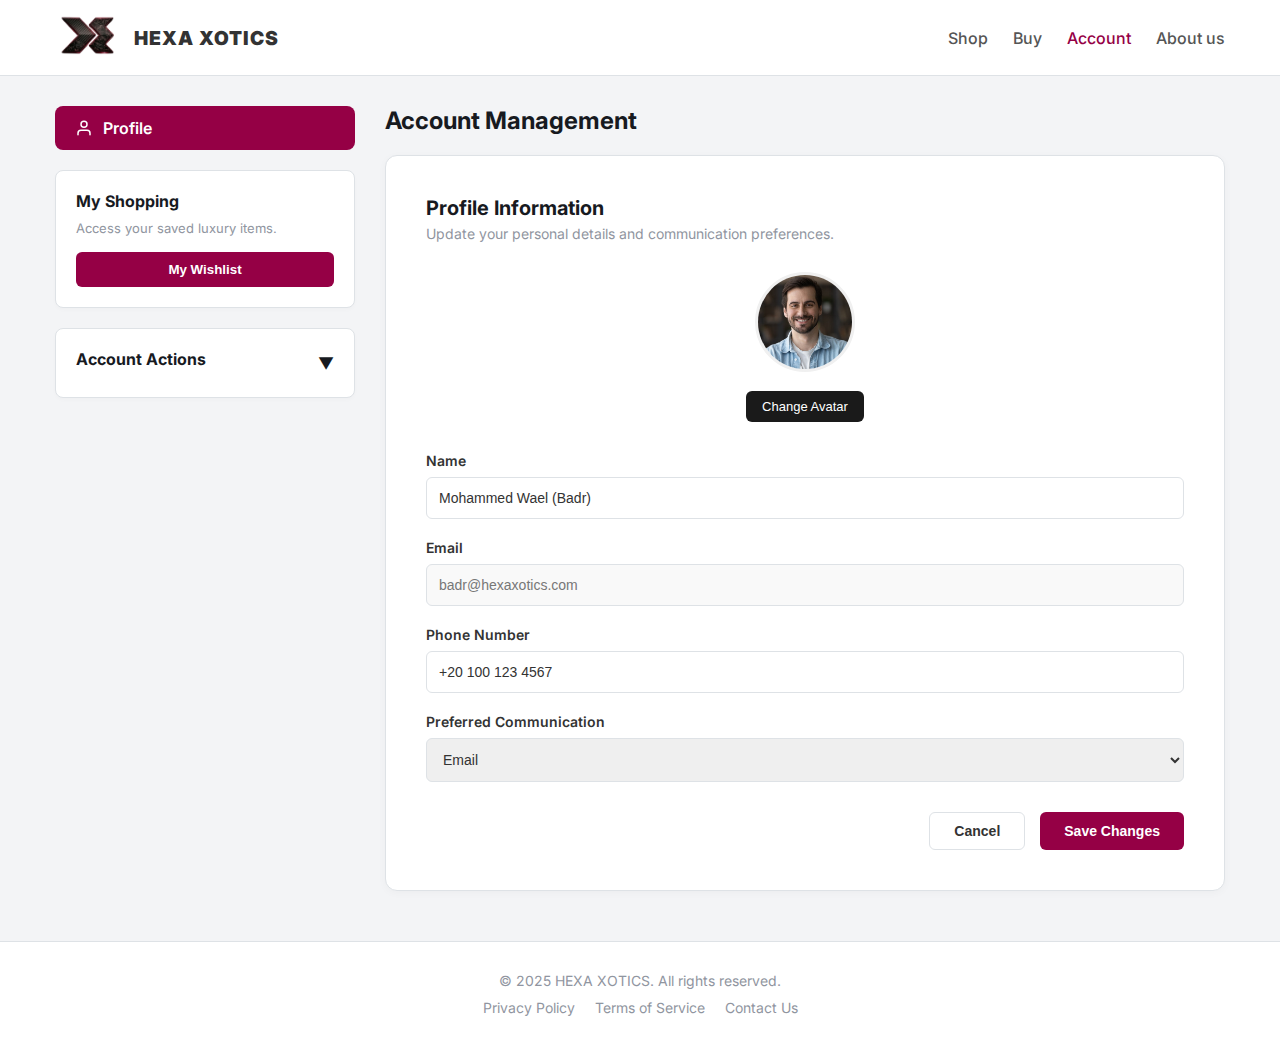
<file: acountmangment.html>
<!DOCTYPE html>
<html lang="en">
<head>
    <meta charset="UTF-8" />
    <meta name="viewport" content="width=device-width, initial-scale=1.0" />
    <title>Account Management - HEXA XOTICS</title>
    
    <link rel="preconnect" href="https://fonts.googleapis.com">
    <link rel="preconnect" href="https://fonts.gstatic.com" crossorigin>
    <link href="https://fonts.googleapis.com/css2?family=Inter:wght@400;500;600;700&display=swap" rel="stylesheet">

    <style>
        /* --- Global Reset & Fonts --- */
        :root {
            --primary-color: #950045;       /* لون البراند */
            --primary-hover: #7b003a;
            --bg-color: #f3f4f6;            /* خلفية الصفحة */
            --card-bg: #ffffff;
            --text-dark: #171a1f;
            --text-gray: #9095a0;
            --border-color: #dee2e6;
        }

        * { box-sizing: border-box; margin: 0; padding: 0; }
        body { font-family: 'Inter', sans-serif; background-color: var(--bg-color); color: var(--text-dark); }

        /* --- Layout Utility --- */
        .container { max-width: 1200px; margin: 0 auto; padding: 0 15px; }

        /* --- Header --- */
        .header { background: white; border-bottom: 1px solid var(--border-color); padding: 15px 0; }
        .header-content { display: flex; justify-content: space-between; align-items: center; }
        .logo { display: flex; align-items: center; gap: 10px; font-weight: 900; font-size: 1.2rem; text-transform: uppercase; }
        .logo-image { height: 40px; }
        .logo-text { color: #333; letter-spacing: 1px; }

        .header-nav { display: flex; gap: 25px; }
        .nav-item { text-decoration: none; color: #555; font-weight: 500; transition: color 0.3s; }
        .nav-item:hover, .nav-item.active { color: var(--primary-color); }
        .mobile-menu-btn { display: none; background: none; border: none; font-size: 24px; cursor: pointer; }

        /* --- Page Layout --- */
        .page-layout { display: flex; gap: 30px; margin-top: 30px; margin-bottom: 50px; align-items: flex-start; }

        /* --- Sidebar Styling --- */
        .sidebar { width: 300px; flex-shrink: 0; }

        .sidebar-tab {
            background-color: var(--primary-color);
            color: white;
            padding: 12px 20px;
            border-radius: 8px;
            font-weight: 600;
            display: flex;
            align-items: center;
            gap: 10px;
            margin-bottom: 20px;
        }

        .sidebar-box {
            background: white;
            border: 1px solid var(--border-color);
            border-radius: 8px;
            padding: 20px;
            margin-bottom: 20px;
            box-shadow: 0 2px 4px rgba(0,0,0,0.02);
        }

        .sidebar-box h3 { font-size: 16px; margin-bottom: 8px; color: var(--text-dark); }
        .box-desc { font-size: 13px; color: var(--text-gray); margin-bottom: 15px; line-height: 1.4; }

        .action-btn {
            width: 100%;
            padding: 10px;
            border: none;
            border-radius: 6px;
            background-color: var(--primary-color);
            color: white;
            font-weight: 600;
            cursor: pointer;
            transition: background 0.3s;
        }
        .action-btn:hover { background-color: var(--primary-hover); }

        /* Accordion in Sidebar */
        .accordion-header { display: flex; justify-content: space-between; cursor: pointer; align-items: center; }
        .accordion-content { max-height: 0; overflow: hidden; transition: max-height 0.3s ease; }
        .accordion-content.open { max-height: 500px; padding-top: 15px; }

        .warning-block { border: 1px solid #e0e0e0; border-radius: 6px; padding: 10px; margin-bottom: 10px; background: #fff; }
        .warning-header { display: flex; align-items: center; gap: 8px; color: var(--primary-color); font-size: 14px; margin-bottom: 4px; }
        .warning-block p { font-size: 12px; color: var(--text-gray); margin: 0; }

        /* --- Main Content Styling --- */
        .main-content { flex-grow: 1; }
        .page-title { font-size: 24px; margin-bottom: 20px; font-weight: 700; }

        .profile-card {
            background: white;
            border: 1px solid var(--border-color);
            border-radius: 12px;
            padding: 40px;
            box-shadow: 0 2px 8px rgba(0,0,0,0.03);
        }

        .card-header h2 { font-size: 20px; margin-bottom: 5px; }
        .card-header p { color: var(--text-gray); font-size: 14px; margin-bottom: 30px; }

        /* Avatar */
        .avatar-section { display: flex; flex-direction: column; align-items: center; margin-bottom: 30px; }
        .avatar-wrapper img { width: 100px; height: 100px; border-radius: 50%; object-fit: cover; border: 3px solid #f0f0f0; }
        .change-avatar-btn {
            margin-top: 15px;
            padding: 8px 16px;
            background: #1a1a1a;
            color: white;
            border: none;
            border-radius: 6px;
            cursor: pointer;
            font-size: 13px;
        }
        .change-avatar-btn:hover { background: #333; }

        /* Form */
        .form-group { margin-bottom: 20px; }
        .form-group label { display: block; font-weight: 600; font-size: 14px; margin-bottom: 8px; color: #333; }
        .form-input {
            width: 100%;
            padding: 12px;
            border: 1px solid var(--border-color);
            border-radius: 6px;
            font-size: 14px;
            color: #333;
            outline: none;
        }
        .form-input:focus { border-color: var(--primary-color); }
        .form-input[readonly] { background-color: #f9f9f9; color: #777; }

        .form-actions { display: flex; justify-content: flex-end; gap: 15px; margin-top: 30px; }
        .btn { padding: 10px 24px; border-radius: 6px; font-weight: 600; cursor: pointer; border: none; font-size: 14px; }
        .btn-cancel { background: white; border: 1px solid var(--border-color); color: #333; }
        .btn-cancel:hover { background: #f5f5f5; }
        .btn-save { background: var(--primary-color); color: white; }
        .btn-save:hover { background: var(--primary-hover); }

        /* --- Footer --- */
        .footer { text-align: center; padding: 30px 0; color: var(--text-gray); border-top: 1px solid var(--border-color); margin-top: auto; font-size: 14px; background: white; }
        .footer-links { margin-top: 10px; display: flex; justify-content: center; gap: 20px; }
        .footer-links a { color: var(--text-gray); text-decoration: none; }
        .footer-links a:hover { color: var(--primary-color); }

        /* --- Responsive --- */
        @media (max-width: 768px) {
            .page-layout { flex-direction: column; }
            .sidebar { width: 100%; }
            .header-nav { display: none; flex-direction: column; position: absolute; top: 70px; right: 0; background: white; width: 200px; padding: 20px; box-shadow: 0 4px 10px rgba(0,0,0,0.1); border: 1px solid #ddd; }
            .mobile-menu-btn { display: block; }
        }
    </style>
</head>
<body>

    <header class="header">
        <div class="container header-content">
            <div class="logo">
                <a href="home.html">
                    <img src="./assets/logo.png" alt="HEXA XOTICS" class="logo-image" onerror="this.style.display='none'">
                </a>
                <div class="logo-text">HEXA XOTICS</div>
            </div>

            <div class="header-right-group">
                <nav class="header-nav">
                    <a href="home.html" class="nav-item">Shop</a>
                    <a href="payment.html" class="nav-item">Buy</a>
                    <a href="acountmangment.html" class="nav-item active">Account</a>
                    <a href="aboutus.html" class="nav-item">About us</a>
                </nav>
                <button class="mobile-menu-btn" onclick="toggleMobileMenu()">☰</button>
            </div>
        </div>
    </header>

    <div class="container page-layout">
        
        <aside class="sidebar">
            <div class="sidebar-tab active-tab">
                <svg width="18" height="18" viewBox="0 0 24 24" fill="none" stroke="currentColor" stroke-width="2" stroke-linecap="round" stroke-linejoin="round"><path d="M20 21v-2a4 4 0 0 0-4-4H8a4 4 0 0 0-4 4v2"></path><circle cx="12" cy="7" r="4"></circle></svg>
                Profile
            </div>

            <div class="sidebar-box">
                <h3>My Shopping</h3>
                <p class="box-desc">Access your saved luxury items.</p>
                <button class="action-btn" onclick="window.location.href='wishlist.html'">My Wishlist</button>
            </div>

            <div class="sidebar-box">
                <div class="accordion-header" onclick="toggleActions()">
                    <h3>Account Actions</h3>
                    <span id="arrow-icon">▼</span>
                </div>
                
                <div class="accordion-content" id="actions-content">
                    <p class="box-desc">Manage critical actions (Logout, Delete).</p>

                    <div class="warning-block">
                        <div class="warning-header">
                            <span class="warning-icon">⚠️</span>
                            <strong>Log out</strong>
                        </div>
                        <p>You will need to log back in.</p>
                    </div>
                    <button class="action-btn logout-btn" onclick="window.location.href='signin.html'">Log out</button>

                    <div class="warning-block">
                        <div class="warning-header">
                            <span class="warning-icon">⚠️</span>
                            <strong>Delete Account</strong>
                        </div>
                        <p>Permanently delete your account.</p>
                    </div>
                    <button class="action-btn delete-btn" onclick="window.location.href='signup.html'">Delete Account</button>
                </div>
            </div>
        </aside>

        <main class="main-content">
            <h1 class="page-title">Account Management</h1>

            <div class="profile-card">
                <div class="card-header">
                    <h2>Profile Information</h2>
                    <p>Update your personal details and communication preferences.</p>
                </div>

                <div class="avatar-section">
                    <div class="avatar-wrapper">
                        <img src="./assets/profile-photo.jpg" alt="Profile" id="avatar-img" onerror="this.src='https://via.placeholder.com/100'">
                    </div>
                    <button class="change-avatar-btn">Change Avatar</button>
                </div>

                <form class="profile-form" onsubmit="event.preventDefault();">
                    <div class="form-group">
                        <label>Name</label>
                        <input type="text" value="Mohammed Wael (Badr)" class="form-input">
                    </div>

                    <div class="form-group">
                        <label>Email</label>
                        <input type="email" value="badr@hexaxotics.com" class="form-input" readonly>
                    </div>

                    <div class="form-group">
                        <label>Phone Number</label>
                        <input type="tel" value="+20 100 123 4567" class="form-input">
                    </div>

                    <div class="form-group">
                        <label>Preferred Communication</label>
                        <select class="form-input">
                            <option value="email">Email</option>
                            <option value="phone">Phone Calls</option>
                            <option value="whatsapp">WhatsApp</option>
                        </select>
                    </div>

                    <div class="form-actions">
                        <button class="btn btn-cancel">Cancel</button>
                        <button class="btn btn-save">Save Changes</button>
                    </div>
                </form>
            </div>
        </main>
    </div>

    <footer class="footer">
        <div class="container">
            <p>&copy; 2025 HEXA XOTICS. All rights reserved.</p>
            <div class="footer-links">
                <a href="privacyandpolicy.html">Privacy Policy</a>
                <a href="Terms.html">Terms of Service</a>
                <a href="contactUS.html">Contact Us</a>
            </div>
        </div>
    </footer>

    <script>
        function toggleActions() {
            const content = document.getElementById('actions-content');
            const arrow = document.getElementById('arrow-icon');
            content.classList.toggle('open');
            arrow.style.transform = content.classList.contains('open') ? 'rotate(180deg)' : 'rotate(0deg)';
        }

        function toggleMobileMenu() {
            const nav = document.querySelector('.header-nav');
            nav.style.display = nav.style.display === 'flex' ? 'none' : 'flex';
        }
    </script>
</body>
</html>
</file>
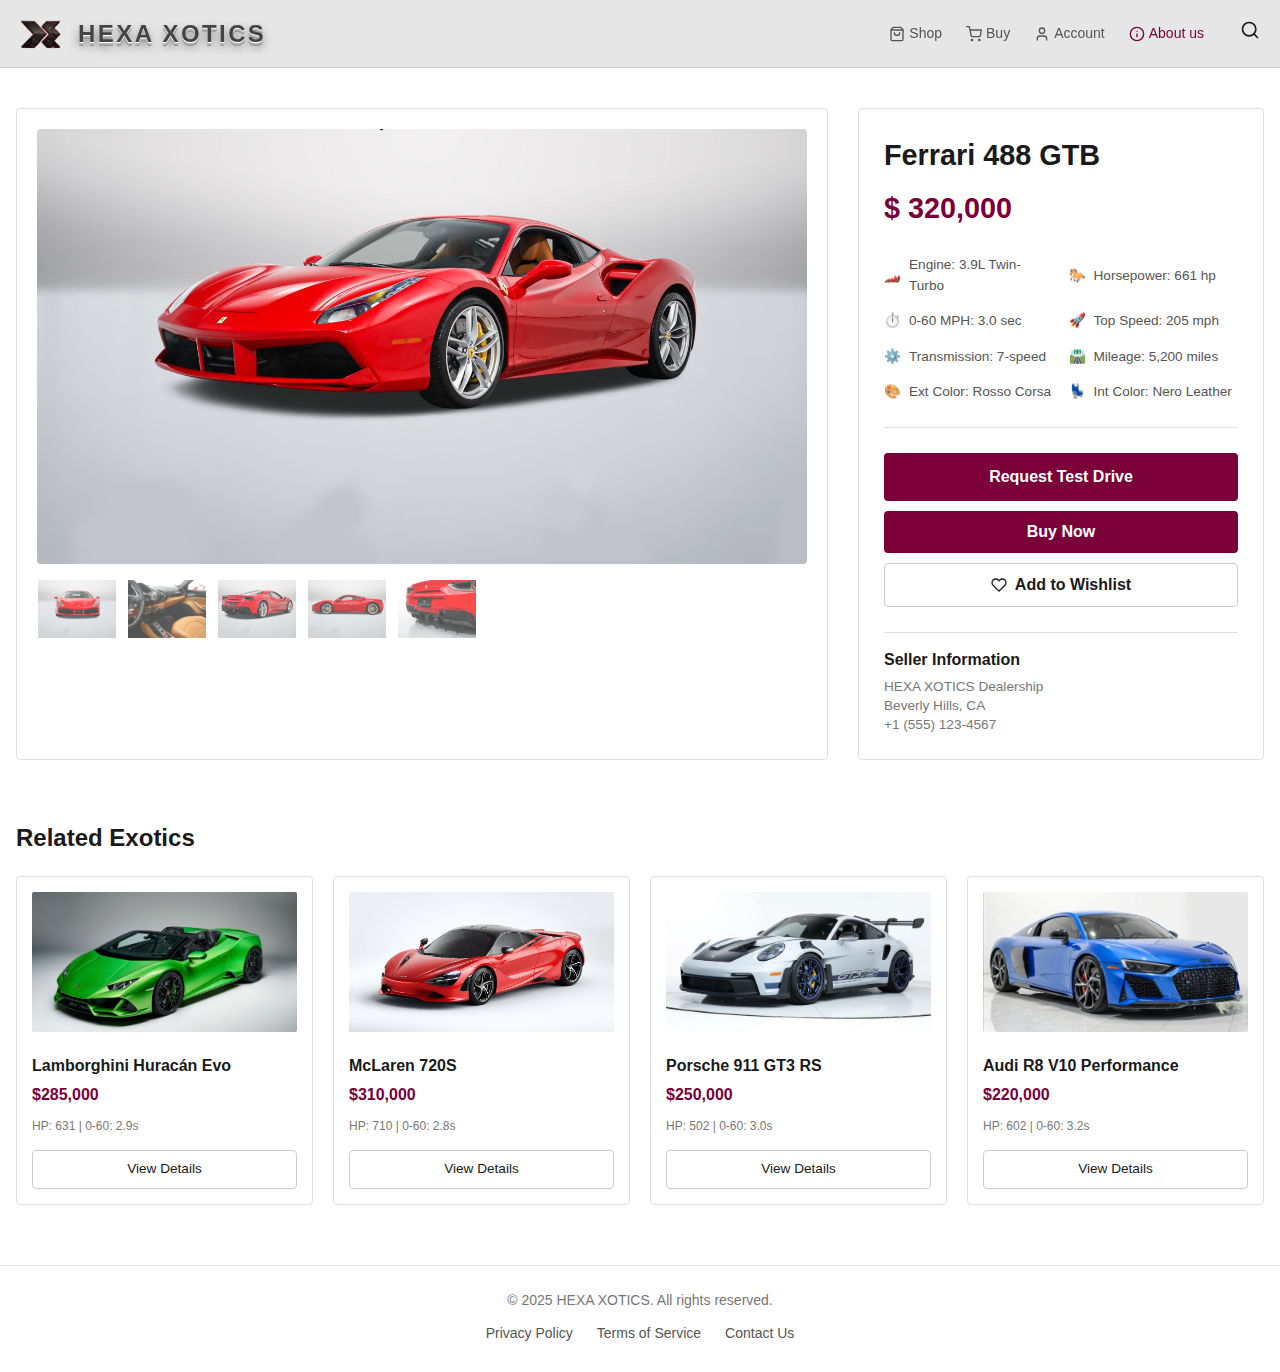
<file: cardetails.html>
<!DOCTYPE html>
<html lang="en">
<head>
    <meta charset="UTF-8">
    <meta name="viewport" content="width=device-width, initial-scale=1.0">
    <title>HEXA XOTICS - Ferrari 488 GTB</title>
    <style>
        /* --- CSS VARIABLES --- */
        :root {
            --color-light-bg: #ffffff;
            --color-card-bg: #f8f8f8;
            --color-border: #e0e0e0;
            
            /* Accent Color */
            --color-accent-base: #7b003a; /* Purple-red */
            --color-accent-hover: #7b003a; 
            
            --color-accent: var(--color-accent-base); 
            --color-text-dark: #1a1a1a; 
            --color-text-gray: #555555; 
            --color-text-light-gray: #777777;
            --max-width: 1280px;
        }

        * {
            box-sizing: border-box;
            margin: 0;
            padding: 0;
        }

        body {
            font-family: 'Inter', sans-serif;
            background-color: var(--color-light-bg);
            color: var(--color-text-dark);
            line-height: 1.5;
        }

        .container {
            max-width: var(--max-width);
            margin: 0 auto;
            padding-left: 1rem;
            padding-right: 1rem;
        }

        /* --- HEADER & NAVIGATION --- */
        .header {
            background-color: rgba(220, 220, 220, 0.7); 
            padding-top: 1rem;
            padding-bottom: 1rem;
            border-bottom: 1px solid #cccccc;
            position: sticky;
            top: 0;
            z-index: 1000;
            backdrop-filter: blur(5px);
        }

        .header-content {
            display: flex;
            justify-content: space-between;
            align-items: center;
        }

        .logo {
            height: 30px; 
            display: flex;
            align-items: center;
            gap: 10px;
            text-decoration: none;
        }

        .logo-image {
            height: 100%; 
            width: auto;
        }

        .logo-text {
            font-family: Arial, sans-serif; 
            font-weight: 900;
            font-size: 1.5rem;
            color: #444; 
            text-transform: uppercase;
            text-shadow: 
                0 1px 0 #fff, 
                0 2px 0 #bbb, 
                0 3px 0 #aaa, 
                0 4px 0 #999,
                0 5px 10px rgba(0, 0, 0, 0.5);
            letter-spacing: 0.1em;
        }

        .header-right-group {
            display: flex;
            align-items: center;
            gap: 2rem; 
        }

        .header-nav-new {
            display: flex;
            align-items: center;
            gap: 1.5rem; 
            font-size: 0.875rem;
            font-weight: 500;
        }

        .header-nav-new .nav-item {
            color: var(--color-text-gray);
            text-decoration: none;
            transition: color 0.3s;
            display: flex;
            align-items: center;
            gap: 0.25rem;
            padding: 0.25rem 0; 
        }

        .header-nav-new .nav-item:hover,
        .header-nav-new .nav-item.active {
            color: var(--color-accent); 
            background-color: transparent; 
        }
        
        .header-nav-new .nav-item svg {
            stroke-width: 2;
        }

        .search-icon-link {
            color: var(--color-text-dark);
            text-decoration: none;
            padding: 0.25rem;
            transition: color 0.3s;
        }

        .search-icon-link:hover {
            color: var(--color-accent); 
        }

        /* --- PRODUCT STYLES --- */
        a { text-decoration: none; color: inherit; transition: 0.3s; }
        ul { list-style: none; }

        .product-section {
            padding: 40px 0;
        }

        .product-layout {
            display: grid;
            grid-template-columns: 2fr 1fr;
            gap: 30px;
        }

        /* Left Column: Gallery */
        .gallery-card {
            background: #fff;
            padding: 20px;
            border: 1px solid var(--color-border);
            border-radius: 4px;
        }

        .main-image {
            width: 100%;
            height: auto;
            display: block;
            border-radius: 4px;
            margin-bottom: 15px;
            transition: opacity 0.3s ease-in-out, filter 0.3s ease-in-out;
            opacity: 1;
        }
        
        .main-image.fade-out {
            opacity: 0.4;
            filter: blur(2px);
        }

        .thumbnails {
            display: flex;
            gap: 10px;
            flex-wrap: wrap; /* Added for responsiveness */
        }

        .thumb {
            width: 80px;
            height: 60px;
            object-fit: cover;
            cursor: pointer;
            border: 1px solid transparent;
            opacity: 0.7;
        }
        .thumb:hover, .thumb.active {
            border-color: var(--color-text-dark);
            opacity: 1;
        }

        /* Right Column: Details */
        .details-card {
            background: #fff;
            padding: 25px;
            border: 1px solid var(--color-border);
            border-radius: 4px;
            height: fit-content;
        }

        .car-title {
            font-size: 1.8rem;
            font-weight: 700;
            margin-bottom: 10px;
        }

        .car-price {
            font-size: 1.8rem;
            font-weight: 800;
            color: var(--color-accent); 
            margin-bottom: 25px;
        }

        .specs-grid {
            display: grid;
            grid-template-columns: 1fr 1fr;
            gap: 15px;
            font-size: 0.85rem;
            color: var(--color-text-gray);
            margin-bottom: 25px;
            border-bottom: 1px solid var(--color-border);
            padding-bottom: 25px;
        }

        .spec-item {
            display: flex;
            align-items: center;
            gap: 8px;
        }
        
        /* Action Buttons */
        .btn {
            display: block;
            width: 100%;
            padding: 12px;
            text-align: center;
            border-radius: 4px;
            font-weight: 600;
            cursor: pointer;
            margin-bottom: 10px;
            border: none;
            font-size: 1rem;
            transition: background 0.3s;
        }

        .btn-test-drive {
            background-color: var(--color-accent); 
            color: white;
        }
        .btn-test-drive:hover {
            background-color: #c67c9f;
        }

        .btn-buy {
            background-color: #7b003a;
            color: white;
        }
        .btn-buy:hover {
            background-color: #c67c9f;
        }

        .btn-wishlist {
            background-color: white;
            border: 1px solid #ccc;
            color: var(--color-text-dark);
            display: flex;
            justify-content: center;
            align-items: center;
            gap: 8px;
        }
        .btn-wishlist:hover {
            border-color: var(--color-accent);
            color: var(--color-accent);
        }

        .seller-info {
            margin-top: 25px;
            padding-top: 15px;
            border-top: 1px solid var(--color-border);
        }

        .seller-title { font-weight: bold; margin-bottom: 5px; font-size: 1rem; }
        .seller-detail { font-size: 0.85rem; color: var(--color-text-light-gray); line-height: 1.4; }

        /* Related Exotics Section */
        .related-section {
            padding: 20px 0 60px 0;
        }

        .section-title {
            font-size: 1.5rem;
            font-weight: 700;
            margin-bottom: 20px;
            color: var(--color-text-dark);
        }

        .products-grid {
            display: grid;
            grid-template-columns: repeat(4, 1fr);
            gap: 20px;
        }

        .product-card {
            background: #fff;
            border: 1px solid var(--color-border);
            border-radius: 4px;
            padding: 15px;
            transition: transform 0.2s;
        }

        .product-card:hover {
            transform: translateY(-5px);
            box-shadow: 0 5px 15px rgba(0,0,0,0.1);
        }

        .card-img {
            width: 100%;
            height: 140px;
            object-fit: cover;
            border-radius: 2px;
            margin-bottom: 15px;
        }

        .card-title {
            font-size: 1rem;
            font-weight: 600;
            margin-bottom: 5px;
        }

        .card-price {
            font-size: 1rem;
            font-weight: 700;
            color: var(--color-accent); 
            margin-bottom: 10px;
        }

        .card-specs {
            font-size: 0.75rem;
            color: var(--color-text-light-gray);
            margin-bottom: 15px;
            display: flex;
            gap: 10px;
        }

        .btn-outline {
            display: block;
            width: 100%;
            padding: 8px;
            text-align: center;
            background: white;
            border: 1px solid #ccc;
            border-radius: 4px;
            font-size: 0.85rem;
            color: var(--color-text-dark);
        }
        .btn-outline:hover {
            border-color: var(--color-accent);
            color: var(--color-accent);
        }

        /* --- NEW FOOTER CSS --- */
        .footer {
            text-align: center;
            padding: 1.5rem 0;
            color: var(--color-text-light-gray);
            border-top: 1px solid var(--color-border);
            font-size: 0.875rem;
            background-color: #fff;
        }

        .footer-links {
            display: flex;
            justify-content: center; 
            gap: 1.5rem; 
            margin-top: 0.5rem; 
            font-size: 0.875rem; 
            font-weight: 500; 
        }

        .footer-links a {
            color: var(--color-text-gray); 
            text-decoration: none;
            transition: color 0.3s;
            padding: 0.25rem 0; 
        }

        .footer-links a:hover,
        .footer-links a.active {
            color: var(--color-accent); 
            background-color: transparent;
        }

        /* Mobile Menu Button (Hamburger) */
        .mobile-menu-btn {
            display: none; 
            background: none;
            border: none;
            cursor: pointer;
            color: var(--color-text-dark);
            padding: 0.25rem;
        }

        /* Mobile Menu Container (The Dropdown) */
        .mobile-menu-container {
            display: none; 
            position: absolute;
            top: 100%;
            left: 0;
            width: 100%;
            background-color: rgba(245, 245, 245, 0.98);
            backdrop-filter: blur(10px);
            border-bottom: 1px solid #ccc;
            padding: 1rem 0;
            box-shadow: 0 4px 6px -1px rgba(0, 0, 0, 0.1);
            z-index: 999;
        }

        .mobile-menu-container.open {
            display: block;
        }

        /* Mobile Nav Links Styling */
        .mobile-nav-item {
            display: flex;
            align-items: center;
            gap: 1rem;
            padding: 0.75rem 1.5rem;
            color: var(--color-text-dark);
            text-decoration: none;
            font-weight: 500;
            border-left: 3px solid transparent;
        }

        .mobile-nav-item:hover {
            background-color: rgba(0,0,0,0.05);
            color: var(--color-accent);
            border-left-color: var(--color-accent);
        }

        /* --- RESPONSIVE MEDIA QUERY --- */
        @media (max-width: 992px) {
            .product-layout { grid-template-columns: 1fr; }
            .products-grid { grid-template-columns: repeat(2, 1fr); }
        }
        
        @media (max-width: 768px) {
            .header-nav-new {
                display: none; 
            }
            .mobile-menu-btn {
                display: block; 
            }
            .header-right-group {
                gap: 1rem;
            }
            .products-grid { grid-template-columns: 1fr; }
            .footer-links { flex-direction: column; gap: 0.5rem; }
        }
    </style>
</head>
<body>

    <header class="header">
        <div class="container header-content">

            <div class="logo">
                <a href="index.html" class="logo">
                    <img src="./assets/logo.png" alt="home.html" class="logo-image">
                </a>
                <div class="logo-text">HEXA XOTICS</div>
            </div>

            <div class="header-right-group">
                <nav class="header-nav-new">
                    <a href="index.html" class="nav-item">
                        <svg xmlns="http://www.w3.org/2000/svg" width="16" height="16" viewBox="0 0 24 24" fill="none"
                            stroke="currentColor" stroke-width="2" stroke-linecap="round" stroke-linejoin="round">
                            <path d="M6 2L3 6v14a2 2 0 0 0 2 2h14a2 2 0 0 0 2-2V6l-3-4z"></path>
                            <line x1="3" y1="6" x2="21" y2="6"></line>
                            <path d="M16 10a4 4 0 0 1-8 0"></path>
                        </svg>
                        Shop
                    </a>
                    <a href="payment.html" class="nav-item">
                        <svg xmlns="http://www.w3.org/2000/svg" width="16" height="16" viewBox="0 0 24 24" fill="none"
                            stroke="currentColor" stroke-width="2" stroke-linecap="round" stroke-linejoin="round">
                            <circle cx="9" cy="21" r="1"></circle>
                            <circle cx="20" cy="21" r="1"></circle>
                            <path d="M1 1h4l2.68 13.39a2 2 0 0 0 2 1.61h9.72a2 2 0 0 0 2-1.61L23 6H6"></path>
                        </svg>
                        Buy
                    </a>
                    <a href="acountmangment.html" class="nav-item">
                        <svg xmlns="http://www.w3.org/2000/svg" width="16" height="16" viewBox="0 0 24 24" fill="none"
                            stroke="currentColor" stroke-width="2" stroke-linecap="round" stroke-linejoin="round">
                            <path d="M19 21v-2a4 4 0 0 0-4-4H9a4 4 0 0 0-4 4v2"></path>
                            <circle cx="12" cy="7" r="4"></circle>
                        </svg>
                        Account
                    </a>
                    <a href="aboutus.html" class="nav-item active">
                        <svg xmlns="http://www.w3.org/2000/svg" width="16" height="16" viewBox="0 0 24 24" fill="none"
                            stroke="currentColor" stroke-width="2" stroke-linecap="round" stroke-linejoin="round">
                            <circle cx="12" cy="12" r="10"></circle>
                            <line x1="12" y1="16" x2="12" y2="12"></line>
                            <line x1="12" y1="8" x2="12.01" y2="8"></line>
                        </svg>
                        About us
                    </a>
                </nav>

                <a href="#" class="search-icon-link">
                    <svg xmlns="http://www.w3.org/2000/svg" width="20" height="20" viewBox="0 0 24 24" fill="none"
                        stroke="currentColor" stroke-width="2" stroke-linecap="round" stroke-linejoin="round">
                        <circle cx="11" cy="11" r="8"></circle>
                        <line x1="21" y1="21" x2="16.65" y2="16.65"></line>
                    </svg>
                </a>

                <button class="mobile-menu-btn" id="mobile-menu-toggle">
                    <svg xmlns="http://www.w3.org/2000/svg" width="24" height="24" viewBox="0 0 24 24" fill="none"
                        stroke="currentColor" stroke-width="2" stroke-linecap="round" stroke-linejoin="round">
                        <line x1="3" y1="12" x2="21" y2="12"></line>
                        <line x1="3" y1="6" x2="21" y2="6"></line>
                        <line x1="3" y1="18" x2="21" y2="18"></line>
                    </svg>
                </button>
            </div>
        </div>

        <div class="mobile-menu-container" id="mobile-menu">
            <a href="index.html" class="mobile-nav-item">
                <svg xmlns="http://www.w3.org/2000/svg" width="18" height="18" viewBox="0 0 24 24" fill="none"
                    stroke="currentColor" stroke-width="2" stroke-linecap="round" stroke-linejoin="round">
                    <path d="M6 2L3 6v14a2 2 0 0 0 2 2h14a2 2 0 0 0 2-2V6l-3-4z"></path>
                    <line x1="3" y1="6" x2="21" y2="6"></line>
                    <path d="M16 10a4 4 0 0 1-8 0"></path>
                </svg>
                Shop
            </a>
            <a href="payment.html" class="mobile-nav-item">
                <svg xmlns="http://www.w3.org/2000/svg" width="18" height="18" viewBox="0 0 24 24" fill="none"
                    stroke="currentColor" stroke-width="2" stroke-linecap="round" stroke-linejoin="round">
                    <circle cx="9" cy="21" r="1"></circle>
                    <circle cx="20" cy="21" r="1"></circle>
                    <path d="M1 1h4l2.68 13.39a2 2 0 0 0 2 1.61h9.72a2 2 0 0 0 2-1.61L23 6H6"></path>
                </svg>
                Buy
            </a>
            <a href="acountmangment.html" class="mobile-nav-item">
                <svg xmlns="http://www.w3.org/2000/svg" width="18" height="18" viewBox="0 0 24 24" fill="none"
                    stroke="currentColor" stroke-width="2" stroke-linecap="round" stroke-linejoin="round">
                    <path d="M19 21v-2a4 4 0 0 0-4-4H9a4 4 0 0 0-4 4v2"></path>
                    <circle cx="12" cy="7" r="4"></circle>
                </svg>
                Account
            </a>
            <a href="aboutus.html" class="mobile-nav-item">
                <svg xmlns="http://www.w3.org/2000/svg" width="18" height="18" viewBox="0 0 24 24" fill="none"
                    stroke="currentColor" stroke-width="2" stroke-linecap="round" stroke-linejoin="round">
                    <circle cx="12" cy="12" r="10"></circle>
                    <line x1="12" y1="16" x2="12" y2="12"></line>
                    <line x1="12" y1="8" x2="12.01" y2="8"></line>
                </svg>
                About us
            </a>
        </div>
    </header>


    <main class="container">
        
        <section class="product-section">
            <div class="product-layout">
                
                <div class="gallery-card">
                    <img src="assets/Ferrari-488-GTB.jpg" alt="Ferrari 488 GTB" class="main-image">
                    
                    <div class="thumbnails">
                        <img src="assets/Ferrari-488-GTB(1).jpg" class="thumb">
                        <img src="assets/Ferrari-488-GTB(2).jpg" class="thumb">   
                        <img src="assets/Ferrari-488-GTB(3).jpg" class="thumb">
                        <img src="assets/Ferrari-488-GTB(4).jpg" class="thumb">
                        <img src="assets/Ferrari-488-GTB(5).jpg" class="thumb">
                    </div>
                </div>

                <div class="details-card">
                    <h1 class="car-title">Ferrari 488 GTB</h1>
                    <div class="car-price">$ 320,000</div>

                    <div class="specs-grid">
                        <div class="spec-item">
                            <span>🏎️</span> Engine: 3.9L Twin-Turbo
                        </div>
                        <div class="spec-item">
                            <span>🐎</span> Horsepower: 661 hp
                        </div>
                        <div class="spec-item">
                            <span>⏱️</span> 0-60 MPH: 3.0 sec
                        </div>
                        <div class="spec-item">
                            <span>🚀</span> Top Speed: 205 mph
                        </div>
                        <div class="spec-item">
                            <span>⚙️</span> Transmission: 7-speed
                        </div>
                        <div class="spec-item">
                            <span>🛣️</span> Mileage: 5,200 miles
                        </div>
                        <div class="spec-item">
                            <span>🎨</span> Ext Color: Rosso Corsa
                        </div>
                        <div class="spec-item">
                            <span>💺</span> Int Color: Nero Leather
                        </div>
                    </div>

                    <a href="#" class="btn btn-test-drive">Request Test Drive</a>
                  
                     <a href="payment.html">
                        <button class="btn btn-buy">Buy Now</button>
                     </a>
                    <button class="btn btn-wishlist">
                        <svg xmlns="http://www.w3.org/2000/svg" width="16" height="16" viewBox="0 0 24 24" fill="none" stroke="currentColor" stroke-width="2"><path d="M20.84 4.61a5.5 5.5 0 0 0-7.78 0L12 5.67l-1.06-1.06a5.5 5.5 0 0 0-7.78 7.78l1.06 1.06L12 21.23l7.78-7.78 1.06-1.06a5.5 5.5 0 0 0 0-7.78z"></path></svg>
                        Add to Wishlist
                    </button>

                    <div class="seller-info">
                        <div class="seller-title">Seller Information</div>
                        <div class="seller-detail">HEXA XOTICS Dealership</div>
                        <div class="seller-detail">Beverly Hills, CA</div>
                        <div class="seller-detail">+1 (555) 123-4567</div>
                    </div>
                </div>

            </div>
        </section>

        <section class="related-section">
            <h2 class="section-title">Related Exotics</h2>
            <div class="products-grid">
                
                <div class="product-card">
                    <img src="assets/Lamborghini-Huracan-Evo.jpeg" alt="Lamborghini" class="card-img">
                    <div class="card-title">Lamborghini Huracán Evo</div>
                    <div class="card-price">$285,000</div>
                    <div class="card-specs">HP: 631 | 0-60: 2.9s</div>
                    <a href="#" class="btn-outline">View Details</a>
                </div>

                <div class="product-card">
                    <img src="assets/McLaren-720S.jpg" alt="McLaren 720S" class="card-img">
                    <div class="card-title">McLaren 720S</div>
                    <div class="card-price">$310,000</div>
                    <div class="card-specs">HP: 710 | 0-60: 2.8s</div>
                    <a href="#" class="btn-outline">View Details</a>
                </div>

                <div class="product-card">
                    <img src="assets/Porsche-911-GT3-RS.jpeg" alt="Porsche 911 GT3 RS" class="card-img">
                    <div class="card-title">Porsche 911 GT3 RS</div>
                    <div class="card-price">$250,000</div>
                    <div class="card-specs">HP: 502 | 0-60: 3.0s</div>
                    <a href="#" class="btn-outline">View Details</a>
                </div>

                <div class="product-card">
                    <img src="assets/Audi-R8-V10-Performance.jpeg" alt="Audi R8 V10 Performance" class="card-img">
                    <div class="card-title">Audi R8 V10 Performance</div>
                    <div class="card-price">$220,000</div>
                    <div class="card-specs">HP: 602 | 0-60: 3.2s</div>
                    <a href="#" class="btn-outline">View Details</a>
                </div>

            </div>
        </section>

    </main>

    <footer class="footer">
        <p>&copy; 2025 HEXA XOTICS. All rights reserved.</p>

        <div class="footer-links">
            <a href="privacyandPolicy.html">Privacy Policy</a>
            <a href="terms.html">Terms of Service</a>
            <a href="contactUS.html">Contact Us</a>
        </div>
    </footer>

    <script>
        const mobileMenuBtn = document.getElementById('mobile-menu-toggle');
        const mobileMenu = document.getElementById('mobile-menu');

        // Add click event to toggle the 'open' class
        if (mobileMenuBtn) {
            mobileMenuBtn.addEventListener('click', () => {
                mobileMenu.classList.toggle('open');
            });
        }

        const mainImage = document.querySelector('.main-image');
        const thumbnails = document.querySelectorAll('.thumb');
        
        // Ensure mainImage exists before accessing properties
        if (mainImage) {
            const originalImageSrc = mainImage.src;

            thumbnails.forEach(thumb => {
                thumb.addEventListener('click', function() {
                    mainImage.classList.add('fade-out');
                    setTimeout(() => {
                        mainImage.src = this.src;
                        mainImage.classList.remove('fade-out');
                    }, 300);
                    thumbnails.forEach(t => t.classList.remove('active'));
                    this.classList.add('active');
                });
            });

            mainImage.addEventListener('click', function() {
                if (mainImage.src === originalImageSrc) return;

                mainImage.classList.add('fade-out');
                setTimeout(() => {
                    mainImage.src = originalImageSrc;
                    mainImage.classList.remove('fade-out');
                }, 300);

                thumbnails.forEach(t => t.classList.remove('active'));
            });
        }

        const buyBtn = document.querySelector('.btn-buy');
        const testDriveBtn = document.querySelector('.btn-test-drive');
        const wishlistBtn = document.querySelector('.btn-wishlist');

        // Fixed: Removed the stray "e.preventDefault();" causing the bug.

        if (testDriveBtn) {
            testDriveBtn.addEventListener('click', function(e) {
                e.preventDefault();
                alert("Test drive requested! (Demo)");
            });
        }

        if (wishlistBtn) {
            wishlistBtn.addEventListener('click', function() {
                this.style.backgroundColor = "#ffe6e6";
                this.style.color = "#d80000";
                this.style.borderColor = "#d80000";
                // Optional: Change text or icon
            });
        }
    </script>
</body>
</html>
</file>
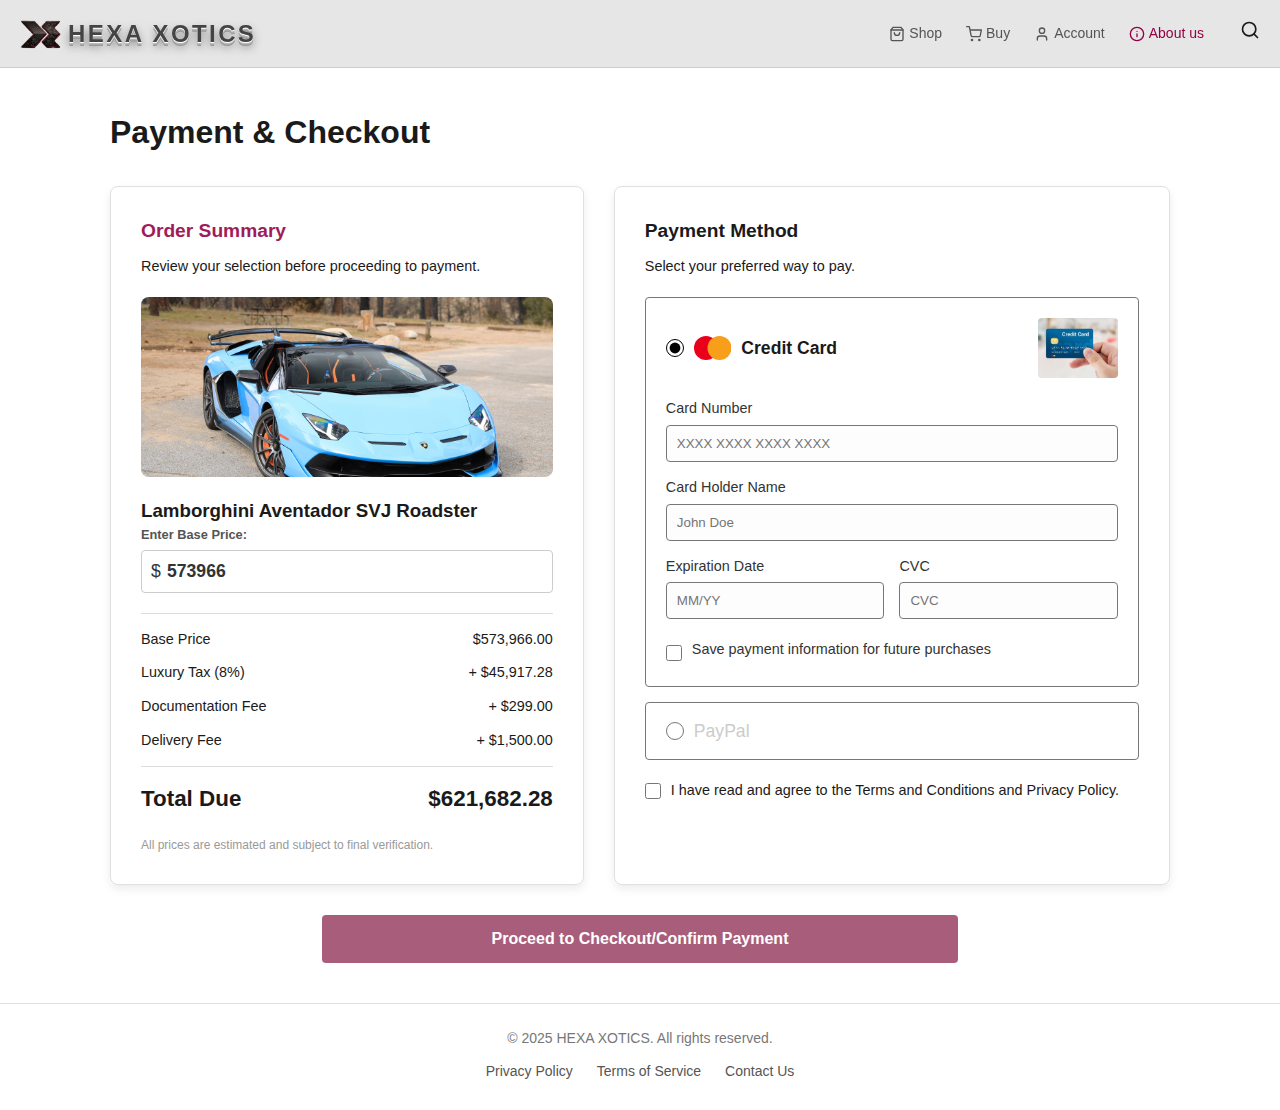
<file: payment.html>
<!DOCTYPE html>
<html lang="en">

<head>
    <meta charset="UTF-8">
    <meta name="viewport" content="width=device-width, initial-scale=1.0">
    <title>Document</title>
    <link rel="stylesheet" href="aboutus.css">
</head>

<body>
  <header class="header">
        <div class="container header-content">

            <div class="logo">

                <a href="index.html" class="logo">
                    <img src="./assets/logo.png" alt="home.html" class="logo-image">
                </a>


                <div class="logo-text">HEXA XOTICS</div>
            </div>

            <div class="header-right-group">
                <nav class="header-nav-new">
                    <a href="index.html" class="nav-item">
                        <svg xmlns="http://www.w3.org/2000/svg" width="16" height="16" viewBox="0 0 24 24" fill="none"
                            stroke="currentColor" stroke-width="2" stroke-linecap="round" stroke-linejoin="round">
                            <path d="M6 2L3 6v14a2 2 0 0 0 2 2h14a2 2 0 0 0 2-2V6l-3-4z"></path>
                            <line x1="3" y1="6" x2="21" y2="6"></line>
                            <path d="M16 10a4 4 0 0 1-8 0"></path>
                        </svg>
                        Shop
                    </a>
                    <a href="payment.html" class="nav-item">
                        <svg xmlns="http://www.w3.org/2000/svg" width="16" height="16" viewBox="0 0 24 24" fill="none"
                            stroke="currentColor" stroke-width="2" stroke-linecap="round" stroke-linejoin="round">
                            <circle cx="9" cy="21" r="1"></circle>
                            <circle cx="20" cy="21" r="1"></circle>
                            <path d="M1 1h4l2.68 13.39a2 2 0 0 0 2 1.61h9.72a2 2 0 0 0 2-1.61L23 6H6"></path>
                        </svg>
                        Buy
                    </a>
                    <a href="acountmangment.html" class="nav-item">
                        <svg xmlns="http://www.w3.org/2000/svg" width="16" height="16" viewBox="0 0 24 24" fill="none"
                            stroke="currentColor" stroke-width="2" stroke-linecap="round" stroke-linejoin="round">
                            <path d="M19 21v-2a4 4 0 0 0-4-4H9a4 4 0 0 0-4 4v2"></path>
                            <circle cx="12" cy="7" r="4"></circle>
                        </svg>
                        Account
                    </a>
                    <a href="aboutus.html" class="nav-item active">
                        <svg xmlns="http://www.w3.org/2000/svg" width="16" height="16" viewBox="0 0 24 24" fill="none"
                            stroke="currentColor" stroke-width="2" stroke-linecap="round" stroke-linejoin="round">
                            <circle cx="12" cy="12" r="10"></circle>
                            <line x1="12" y1="16" x2="12" y2="12"></line>
                            <line x1="12" y1="8" x2="12.01" y2="8"></line>
                        </svg>
                        About us
                    </a>
                </nav>

                <a href="#" class="search-icon-link">
                    <svg xmlns="http://www.w3.org/2000/svg" width="20" height="20" viewBox="0 0 24 24" fill="none"
                        stroke="currentColor" stroke-width="2" stroke-linecap="round" stroke-linejoin="round">
                        <circle cx="11" cy="11" r="8"></circle>
                        <line x1="21" y1="21" x2="16.65" y2="16.65"></line>
                    </svg>
                </a>

                <button class="mobile-menu-btn" id="mobile-menu-toggle">
                    <svg xmlns="http://www.w3.org/2000/svg" width="24" height="24" viewBox="0 0 24 24" fill="none"
                        stroke="currentColor" stroke-width="2" stroke-linecap="round" stroke-linejoin="round">
                        <line x1="3" y1="12" x2="21" y2="12"></line>
                        <line x1="3" y1="6" x2="21" y2="6"></line>
                        <line x1="3" y1="18" x2="21" y2="18"></line>
                    </svg>
                </button>
            </div>
        </div>

        <div class="mobile-menu-container" id="mobile-menu">
            <a href="index.html" class="mobile-nav-item">
                <svg xmlns="http://www.w3.org/2000/svg" width="18" height="18" viewBox="0 0 24 24" fill="none"
                    stroke="currentColor" stroke-width="2" stroke-linecap="round" stroke-linejoin="round">
                    <path d="M6 2L3 6v14a2 2 0 0 0 2 2h14a2 2 0 0 0 2-2V6l-3-4z"></path>
                    <line x1="3" y1="6" x2="21" y2="6"></line>
                    <path d="M16 10a4 4 0 0 1-8 0"></path>
                </svg>
                Shop
            </a>
            <a href="payment.html" class="mobile-nav-item">
                <svg xmlns="http://www.w3.org/2000/svg" width="18" height="18" viewBox="0 0 24 24" fill="none"
                    stroke="currentColor" stroke-width="2" stroke-linecap="round" stroke-linejoin="round">
                    <circle cx="9" cy="21" r="1"></circle>
                    <circle cx="20" cy="21" r="1"></circle>
                    <path d="M1 1h4l2.68 13.39a2 2 0 0 0 2 1.61h9.72a2 2 0 0 0 2-1.61L23 6H6"></path>
                </svg>
                Buy
            </a>
            <a href="acountmangment.html" class="mobile-nav-item">
                <svg xmlns="http://www.w3.org/2000/svg" width="18" height="18" viewBox="0 0 24 24" fill="none"
                    stroke="currentColor" stroke-width="2" stroke-linecap="round" stroke-linejoin="round">
                    <path d="M19 21v-2a4 4 0 0 0-4-4H9a4 4 0 0 0-4 4v2"></path>
                    <circle cx="12" cy="7" r="4"></circle>
                </svg>
                Account
            </a>
            <a href="aboutus.html" class="mobile-nav-item">
                <svg xmlns="http://www.w3.org/2000/svg" width="18" height="18" viewBox="0 0 24 24" fill="none"
                    stroke="currentColor" stroke-width="2" stroke-linecap="round" stroke-linejoin="round">
                    <circle cx="12" cy="12" r="10"></circle>
                    <line x1="12" y1="16" x2="12" y2="12"></line>
                    <line x1="12" y1="8" x2="12.01" y2="8"></line>
                </svg>
                About us
            </a>
        </div>
    </header>




    <div class="checkout-container">
        <h1 class="main-title">Payment & Checkout</h1>

        <div class="checkout-grid">
            <!-- LEFT COLUMN: Order Summary -->
            <div class="card summary-card">
                <h2 class="section-title text-magenta">Order Summary</h2>
                <p class="sub-text">Review your selection before proceeding to payment.</p>

                <div class="product-image-container">
                    <!-- Placeholder Car Image -->
                    <img src="./assets/lamborghini_aventador_svj.jpg" alt="Car" class="product-img">
                </div>

                <h3 class="product-name">Lamborghini Aventador SVJ Roadster</h3>

                <!-- MANUAL PRICE INPUT -->
                <div class="manual-price-group">
                    <label class="manual-price-label">Enter Base Price:</label>
                    <div class="price-input-wrapper">
                        <span class="currency-symbol">$</span>
                        <!-- User types price here -->
                        <input type="number" id="manual-base-price" value="573966" placeholder="0.00">
                    </div>
                </div>

                <hr class="divider">

                <div class="price-breakdown">
                    <div class="price-row">
                        <span>Base Price</span>
                        <span id="summary-base">$573,966.00</span>
                    </div>
                    <div class="price-row">
                        <span>Luxury Tax (8%)</span>
                        <span id="summary-tax">$45,917.28</span>
                    </div>
                    <div class="price-row">
                        <span>Documentation Fee</span>
                        <span id="summary-doc">$299.00</span>
                    </div>
                    <div class="price-row">
                        <span>Delivery Fee</span>
                        <span id="summary-delivery">$1,500.00</span>
                    </div>
                </div>

                <hr class="divider">

                <div class="total-row">
                    <span>Total Due</span>
                    <span id="summary-total">$621,682.28</span>
                </div>

                <p class="disclaimer">All prices are estimated and subject to final verification.</p>
            </div>

            <!-- RIGHT COLUMN: Payment Method -->
            <div class="card payment-card">
                <h2 class="section-title">Payment Method</h2>
                <p class="sub-text">Select your preferred way to pay.</p>

                <!-- CREDIT CARD BOX -->
                <div class="payment-options-box">

                    <!-- Radio Header + Image -->
                    <div class="radio-header">
                        <div class="radio-left">
                            <input type="radio" name="payment" checked
                                style="width: 18px; height: 18px; accent-color: black;">
                            <!-- Mastercard Icon (using SVG for reliability) -->
                            <svg class="mc-logo" viewBox="0 0 50 32" xmlns="http://www.w3.org/2000/svg">
                                <circle cx="16" cy="16" r="16" fill="#EB001B" />
                                <circle cx="34" cy="16" r="16" fill="#F79E1B" />
                            </svg>
                            <span>Credit Card</span>
                        </div>
                        <!-- Card Reader Image -->
                        <img src="./assets/card.jpeg" alt="Card Terminal" class="card-reader-img">
                    </div>

                    <!-- Inputs -->
                    <div class="cc-form">
                        <label>Card Number</label>
                        <input type="text" placeholder="XXXX XXXX XXXX XXXX">

                        <label>Card Holder Name</label>
                        <input type="text" placeholder="John Doe">

                        <div class="row-inputs">
                            <div style="flex: 1;">
                                <label>Expiration Date</label>
                                <input type="text" placeholder="MM/YY">
                            </div>
                            <div style="flex: 1;">
                                <label>CVC</label>
                                <input type="text" placeholder="CVC">
                            </div>
                        </div>

                        <!-- Save Info Checkbox -->
                        <div class="checkbox-group">
                            <input type="checkbox" id="save-info">
                            <label for="save-info">Save payment information for future purchases</label>
                        </div>
                    </div>
                </div>

                <!-- PAYPAL BOX -->
                <div class="paypal-box">
                    <div class="radio-left">
                        <input type="radio" name="payment" style="width: 18px; height: 18px; accent-color: black;">
                        <span style="color: #ccc; font-weight: 500;">PayPal</span>
                    </div>
                </div>

                <!-- TERMS CHECKBOX -->
                <div class="checkbox-group terms-check">
                    <input type="checkbox" id="terms">
                    <label for="terms">I have read and agree to the Terms and Conditions and Privacy Policy.</label>
                </div>

            </div>
        </div>

        <div class="action-area">
            <button class="btn-checkout">Proceed to Checkout/Confirm Payment</button>
        </div>
    </div>






    <footer class="footer">
        <p>&copy; 2025 HEXA XOTICS. All rights reserved.</p>

        <div class="footer-links">
            <a href="privacyandPolicy.html">Privacy Policy</a>
            <a href="/terms-of-service">Terms of Service</a>
            <a href="contactUS.html">Contact Us</a>
        </div>



    </footer>




    <script>
        document.addEventListener('DOMContentLoaded', function () {




const mobileMenuBtn = document.getElementById('mobile-menu-toggle');
const mobileMenu = document.getElementById('mobile-menu');

// Add click event to toggle the 'open' class
mobileMenuBtn.addEventListener('click', () => {
    mobileMenu.classList.toggle('open');
});


            // 1. Select the elements we need to talk to
            const inputPrice = document.getElementById('manual-base-price');
            const displayBase = document.getElementById('summary-base');
            const displayTax = document.getElementById('summary-tax');
            const displayDoc = document.getElementById('summary-doc');
            const displayDelivery = document.getElementById('summary-delivery');
            const displayTotal = document.getElementById('summary-total');

            // 2. Define our static fees
            const TAX_RATE = 0.08; // 8%
            const DOC_FEE = 299.00;
            const DELIVERY_FEE = 1500.00;

            // 3. The Function that does the math
            function calculateTotal() {
                // Get the value the user typed (convert string to number)
                let basePrice = parseFloat(inputPrice.value);

                // If user deletes everything or types nonsense, treat it as 0
                if (isNaN(basePrice) || basePrice < 0) {
                    basePrice = 0;
                }

                // Math logic
                const taxAmount = basePrice * TAX_RATE;
                const totalAmount = basePrice + taxAmount + DOC_FEE + DELIVERY_FEE;

                // 4. Update the screen with formatted money (e.g. $1,000.00)
                const formatter = new Intl.NumberFormat('en-US', {
                    style: 'currency',
                    currency: 'USD',
                });

                displayBase.textContent = formatter.format(basePrice);
                displayTax.textContent = `+ ${formatter.format(taxAmount)}`;
                displayDoc.textContent = `+ ${formatter.format(DOC_FEE)}`;
                displayDelivery.textContent = `+ ${formatter.format(DELIVERY_FEE)}`;
                displayTotal.textContent = formatter.format(totalAmount);
            }

            // 5. Run calculation when the user types
            inputPrice.addEventListener('input', calculateTotal);

            // Run it once when the page loads
            calculateTotal();
        });
    </script>





</body>

</html>
</file>
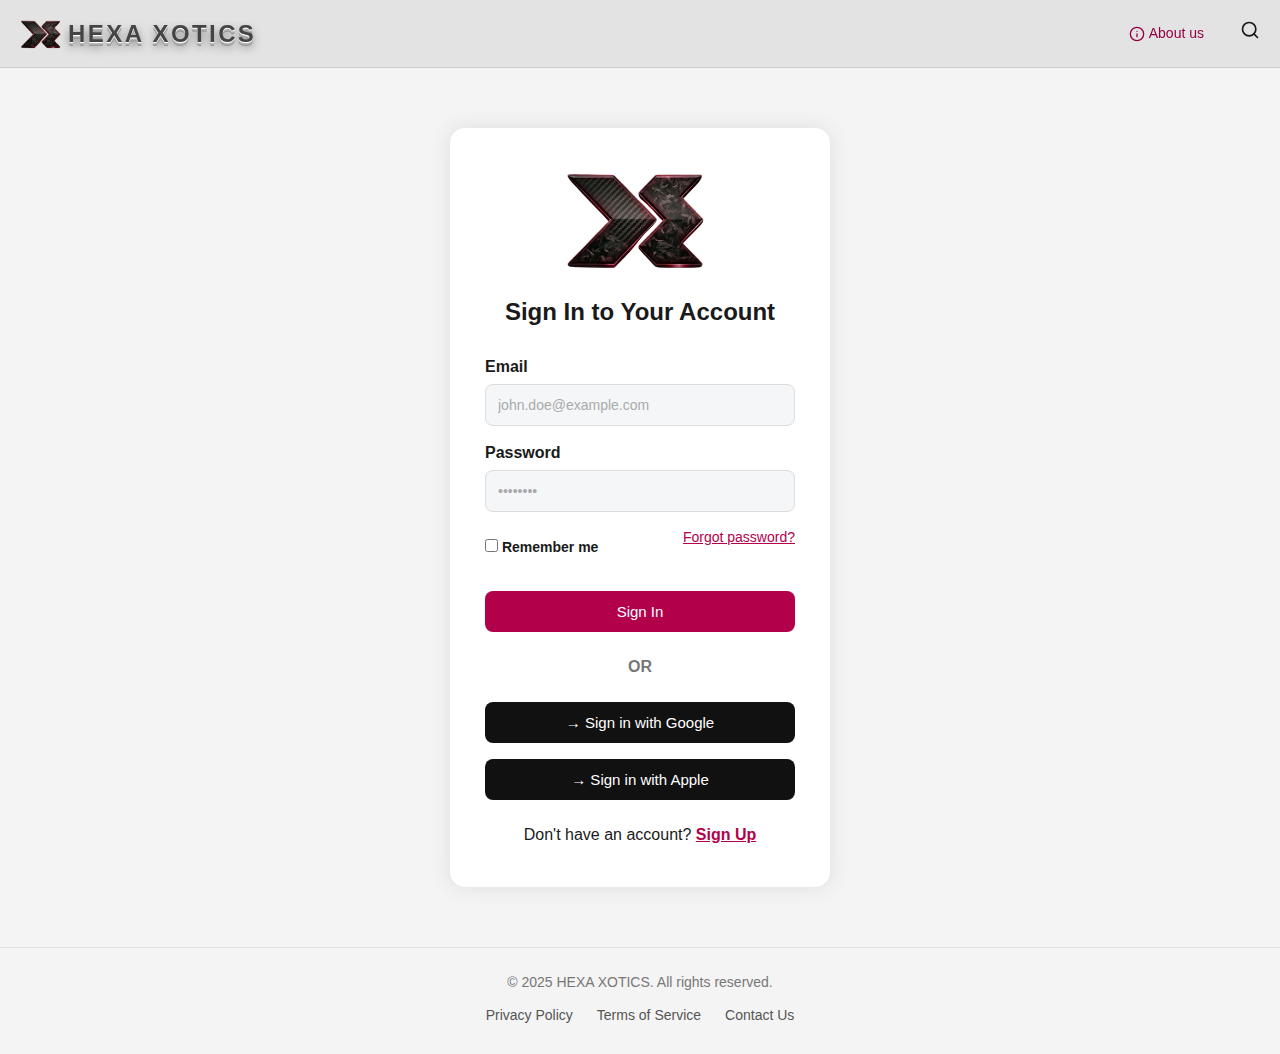
<file: signin.html>
<!DOCTYPE html>
<html lang="en">
<head>
    <meta charset="UTF-8">
    <meta name="viewport" content="width=device-width, initial-scale=1.0">
    <title>Sign In</title>
    <link rel="stylesheet" href="signup.css">
</head>
<body>


  <header class="header">
        <div class="container header-content">
            
            <div class="logo">
               <a href="home.html" class="logo">
                    <img src="./assets/logo.png" alt="home.html" class="logo-image">
                </a>

                <div class="logo-text">HEXA XOTICS</div>
            </div>
            
            <div class="header-right-group">
                <nav class="header-nav-new">
                
                    <a href="aboutus.html" class="nav-item active">
                        <svg xmlns="http://www.w3.org/2000/svg" width="16" height="16" viewBox="0 0 24 24" fill="none" stroke="currentColor" stroke-width="2" stroke-linecap="round" stroke-linejoin="round"><circle cx="12" cy="12" r="10"></circle><line x1="12" y1="16" x2="12" y2="12"></line><line x1="12" y1="8" x2="12.01" y2="8"></line></svg>
                        About us
                    </a>
                </nav>
                
                <a href="#" class="search-icon-link">
                    <svg xmlns="http://www.w3.org/2000/svg" width="20" height="20" viewBox="0 0 24 24" fill="none" stroke="currentColor" stroke-width="2" stroke-linecap="round" stroke-linejoin="round"><circle cx="11" cy="11" r="8"></circle><line x1="21" y1="21" x2="16.65" y2="16.65"></line></svg>
                </a>

                <button class="mobile-menu-btn" id="mobile-menu-toggle">
                    <svg xmlns="http://www.w3.org/2000/svg" width="24" height="24" viewBox="0 0 24 24" fill="none" stroke="currentColor" stroke-width="2" stroke-linecap="round" stroke-linejoin="round"><line x1="3" y1="12" x2="21" y2="12"></line><line x1="3" y1="6" x2="21" y2="6"></line><line x1="3" y1="18" x2="21" y2="18"></line></svg>
                </button>
            </div>
        </div>

        <div class="mobile-menu-container" id="mobile-menu">
            
         
       
            <a href="aboutus.html" class="mobile-nav-item">
                <svg xmlns="http://www.w3.org/2000/svg" width="18" height="18" viewBox="0 0 24 24" fill="none" stroke="currentColor" stroke-width="2" stroke-linecap="round" stroke-linejoin="round"><circle cx="12" cy="12" r="10"></circle><line x1="12" y1="16" x2="12" y2="12"></line><line x1="12" y1="8" x2="12.01" y2="8"></line></svg>
                About us
            </a>
        </div>
    </header>



<div class="containerr">

    <img src="./assets/logo.png" class="logoo">

    <h2>Sign In to Your Account</h2>

    <form>

        <label>Email</label>
        <div class="input-group">
            <input type="email" placeholder="john.doe@example.com">
        </div>

        <label>Password</label>
        <div class="input-group">
            <input type="password" placeholder="••••••••">
        </div>

        <div class="options">
            <label>
                <input type="checkbox"> Remember me
            </label>
            <a href="#" class="forgot">Forgot password?</a>
        </div>

<button class="btn primary" onclick="window.location.href='home.html'">
    Sign In
</button>

       

        <div class="divider">OR</div>

        <button class="btn google">→ Sign in with Google</button>
        <button class="btn apple">→ Sign in with Apple</button>

        <p class="signup">Don't have an account? <a href="signup.html">Sign Up</a></p>

    </form>

</div>










<footer class="footer">
    <p>&copy; 2025 HEXA XOTICS. All rights reserved.</p>

    <div class="footer-links">
        <a href="privacyandPolicy.html">Privacy Policy</a>
        <a href="/terms-of-service">Terms of Service</a>
        <a href="contactUS.html">Contact Us</a>
    </div>
</footer>

<script>
    // Select the button and the menu container
const mobileMenuBtn = document.getElementById('mobile-menu-toggle');
const mobileMenu = document.getElementById('mobile-menu');

// Add click event to toggle the 'open' class
mobileMenuBtn.addEventListener('click', () => {
    mobileMenu.classList.toggle('open');
});
</script>




</body>
</html>
</file>
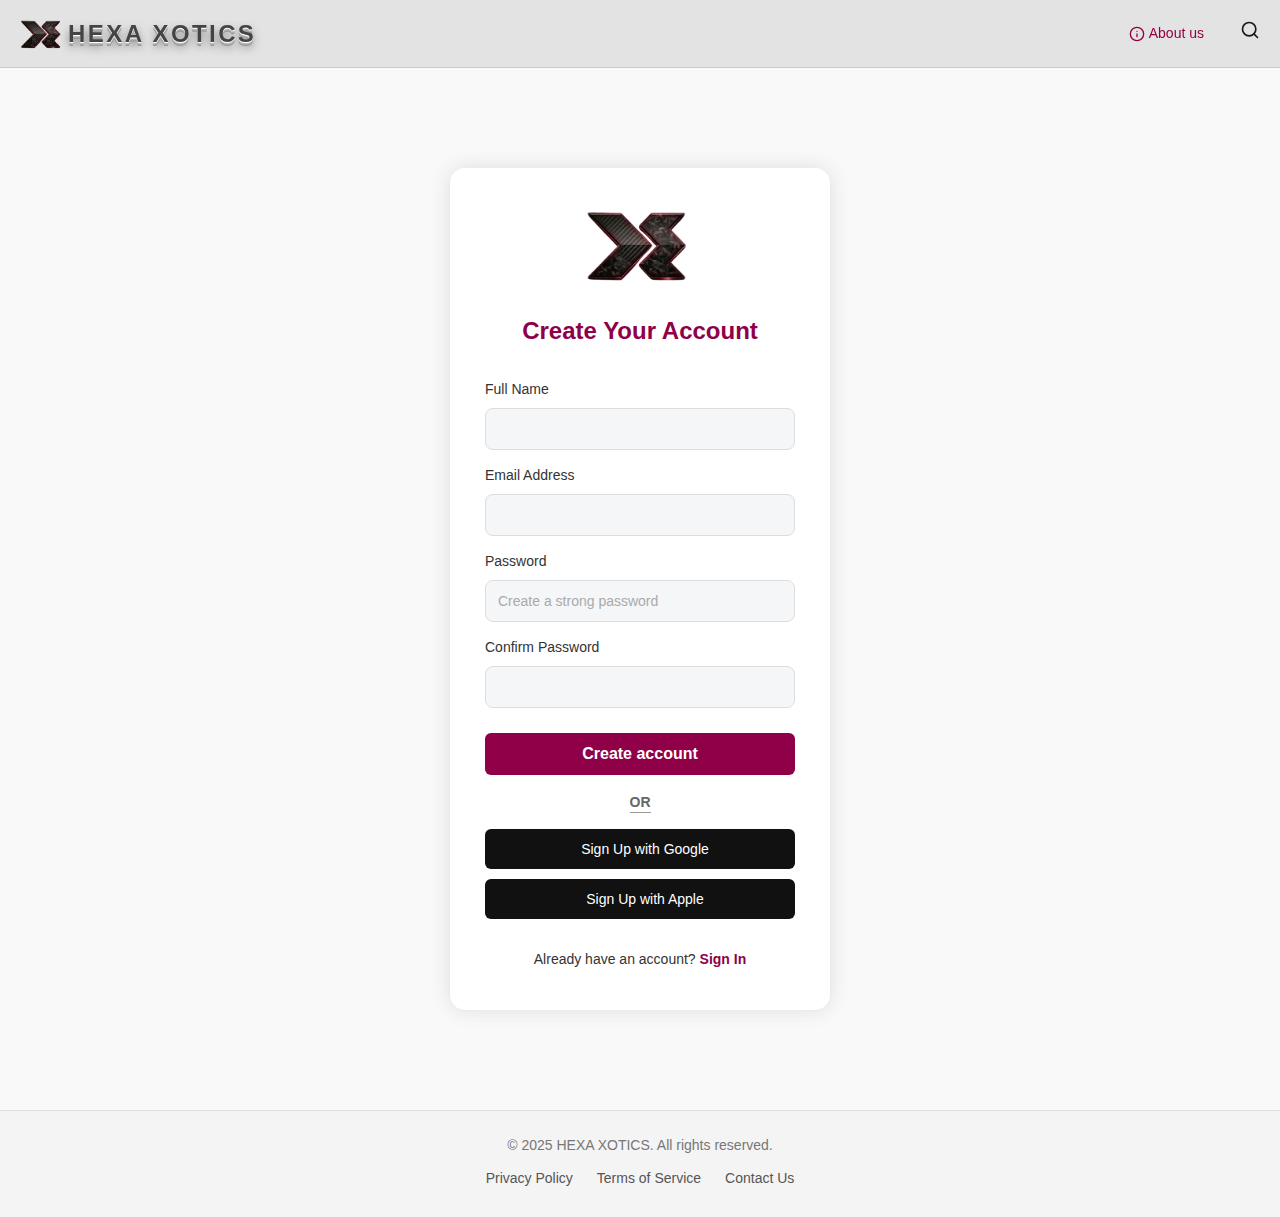
<file: signup.html>
<!DOCTYPE html>
<html lang="en">
<head>
    <meta charset="UTF-8">
    <meta name="viewport" content="width=device-width, initial-scale=1.0">
    <title>Document</title>

<link rel="stylesheet" href="signup.css">
    <!-- Font Import -->
    <link href="https://fonts.googleapis.com/css2?family=Inter:wght@100..900&display=swap" rel="stylesheet">
    <link href="https://fonts.googleapis.com/css2?family=Inter:wght@100..900&display=swap" rel="stylesheet">
</head>
<body>
   <header class="header">
        <div class="container header-content">
            
            <div class="logo">
                   <a href="home.html" class="logo">
                    <img src="./assets/logo.png" alt="home.html" class="logo-image">
                </a>

                <div class="logo-text">HEXA XOTICS</div>
            </div>
            
            <div class="header-right-group">
                <nav class="header-nav-new">
                
                    <a href="aboutus.html" class="nav-item active">
                        <svg xmlns="http://www.w3.org/2000/svg" width="16" height="16" viewBox="0 0 24 24" fill="none" stroke="currentColor" stroke-width="2" stroke-linecap="round" stroke-linejoin="round"><circle cx="12" cy="12" r="10"></circle><line x1="12" y1="16" x2="12" y2="12"></line><line x1="12" y1="8" x2="12.01" y2="8"></line></svg>
                        About us
                    </a>
                </nav>
                
                <a href="#" class="search-icon-link">
                    <svg xmlns="http://www.w3.org/2000/svg" width="20" height="20" viewBox="0 0 24 24" fill="none" stroke="currentColor" stroke-width="2" stroke-linecap="round" stroke-linejoin="round"><circle cx="11" cy="11" r="8"></circle><line x1="21" y1="21" x2="16.65" y2="16.65"></line></svg>
                </a>

                <button class="mobile-menu-btn" id="mobile-menu-toggle">
                    <svg xmlns="http://www.w3.org/2000/svg" width="24" height="24" viewBox="0 0 24 24" fill="none" stroke="currentColor" stroke-width="2" stroke-linecap="round" stroke-linejoin="round"><line x1="3" y1="12" x2="21" y2="12"></line><line x1="3" y1="6" x2="21" y2="6"></line><line x1="3" y1="18" x2="21" y2="18"></line></svg>
                </button>
            </div>
        </div>

        <div class="mobile-menu-container" id="mobile-menu">
            
         
       
            <a href="aboutus.html" class="mobile-nav-item">
                <svg xmlns="http://www.w3.org/2000/svg" width="18" height="18" viewBox="0 0 24 24" fill="none" stroke="currentColor" stroke-width="2" stroke-linecap="round" stroke-linejoin="round"><circle cx="12" cy="12" r="10"></circle><line x1="12" y1="16" x2="12" y2="12"></line><line x1="12" y1="8" x2="12.01" y2="8"></line></svg>
                About us
            </a>
        </div>
    </header>

    
    <div class="signup-wrapper">
        <div class="containerr">
            
         <div class="form-logo">
    <img src="./assets/logo.png" alt="Hexa Xotics" style="max-width: 130px;"> 
   
</div>

            <h2 class="form-title">Create Your Account</h2>

            <form action="#" method="POST">
                
                <div class="input-group">
                    <label for="fullname">Full Name</label>
                    <input type="text" id="fullname" name="fullname" required>
                </div>

                <div class="input-group">
                    <label for="email">Email Address</label>
                    <input type="email" id="email" name="email" required>
                </div>

                <div class="input-group">
                    <label for="password">Password</label>
                    <input type="password" id="password" name="password" placeholder="Create a strong password" required>
                </div>

                <div class="input-group">
                    <label for="confirm-password">Confirm Password</label>
                    <input type="password" id="confirm-password" name="confirm-password" required>
                </div>

            
                <button class="btn-primary" onclick="window.location.href='home.html'">Create account</button>

            </form>

            <div class="divider">
                <span>OR</span>
            </div>

            <div class="social-buttons">
                <button class="btn-social google">
                    <i class="fa-brands fa-chrome"></i> Sign Up with Google
                </button>
                <button class="btn-social apple">
                    <i class="fa-brands fa-apple"></i> Sign Up with Apple
                </button>
            </div>

            <p class="signin-link">
                Already have an account? <a href="signin.html">Sign In</a>
            </p>
        </div>
    </div>



<footer class="footer">
    <p>&copy; 2025 HEXA XOTICS. All rights reserved.</p>

    <div class="footer-links">
        <a href="/privacy-policy">Privacy Policy</a>
        <a href="/terms-of-service">Terms of Service</a>
        <a href="contactUS.html">Contact Us</a>
    </div>
</footer>

<script>
    // Select the button and the menu container
const mobileMenuBtn = document.getElementById('mobile-menu-toggle');
const mobileMenu = document.getElementById('mobile-menu');

// Add click event to toggle the 'open' class
mobileMenuBtn.addEventListener('click', () => {
    mobileMenu.classList.toggle('open');
});
</script>

</body>
</html>
</file>
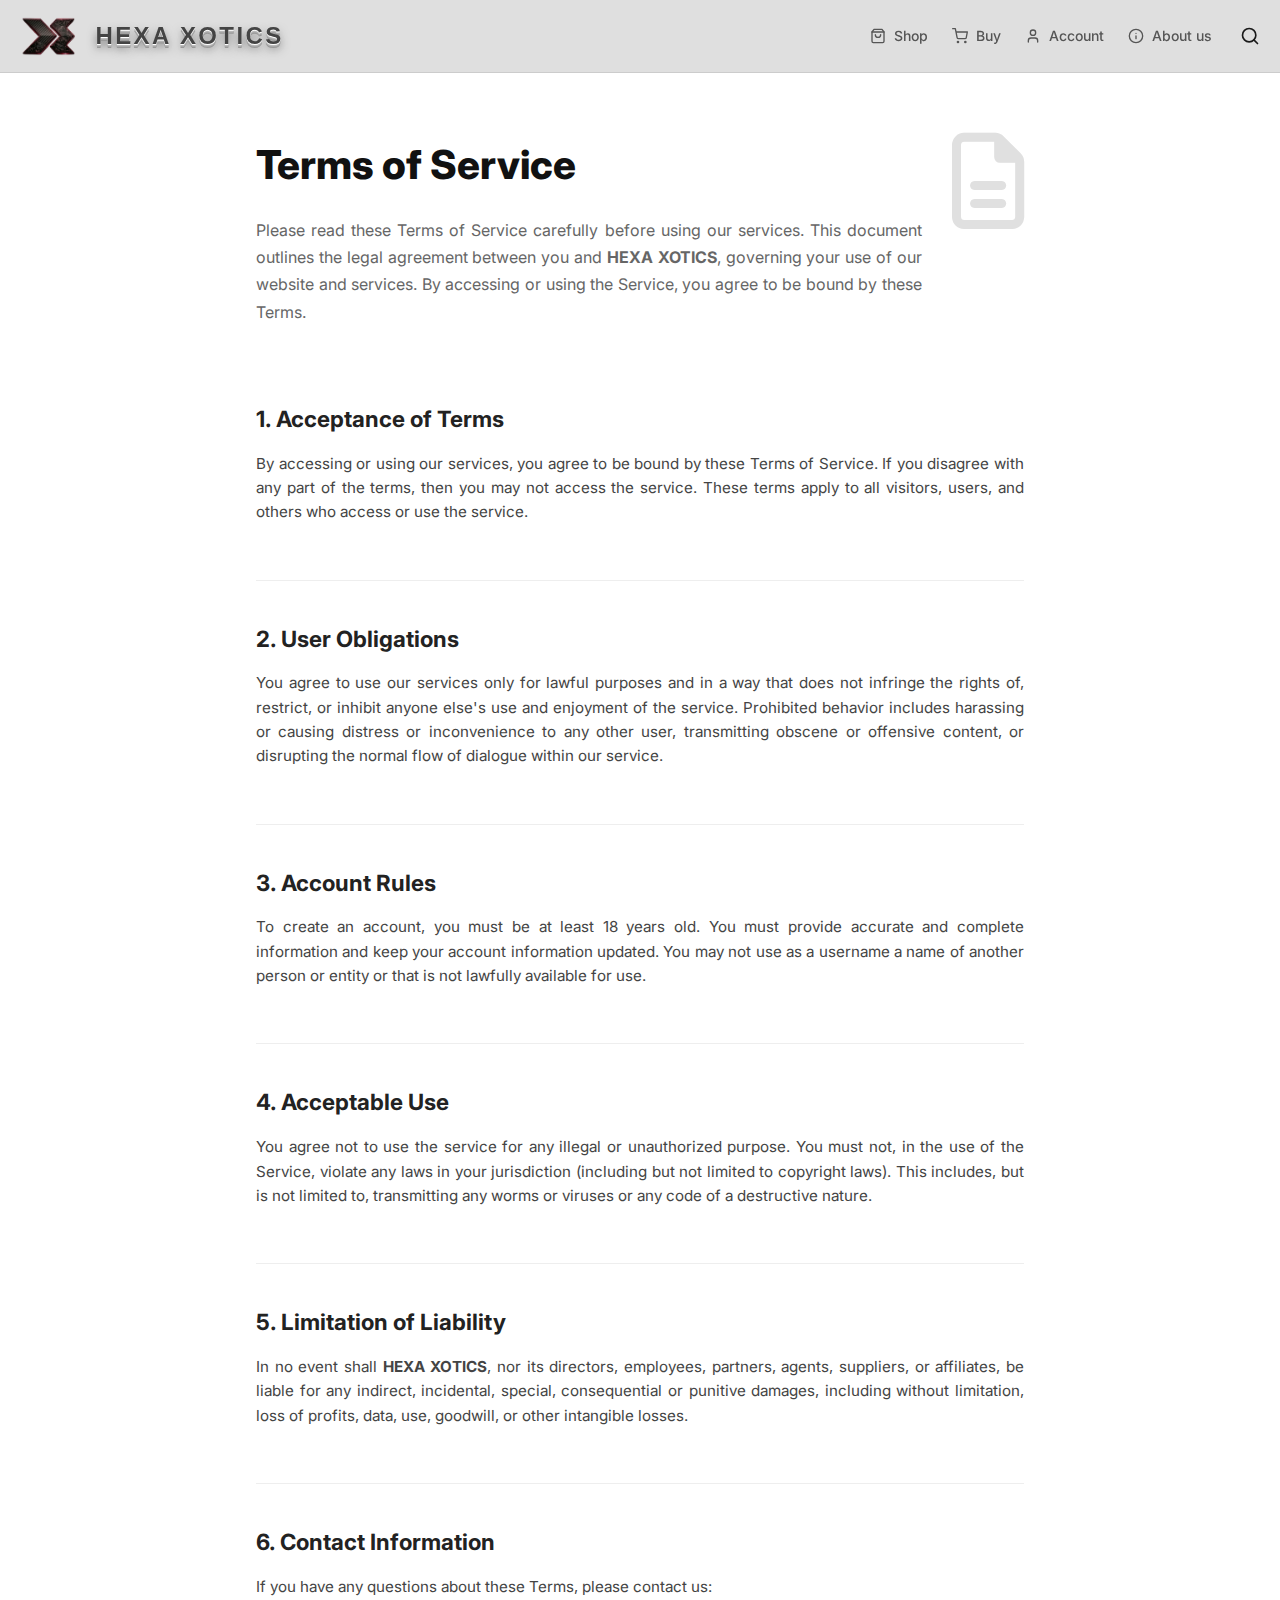
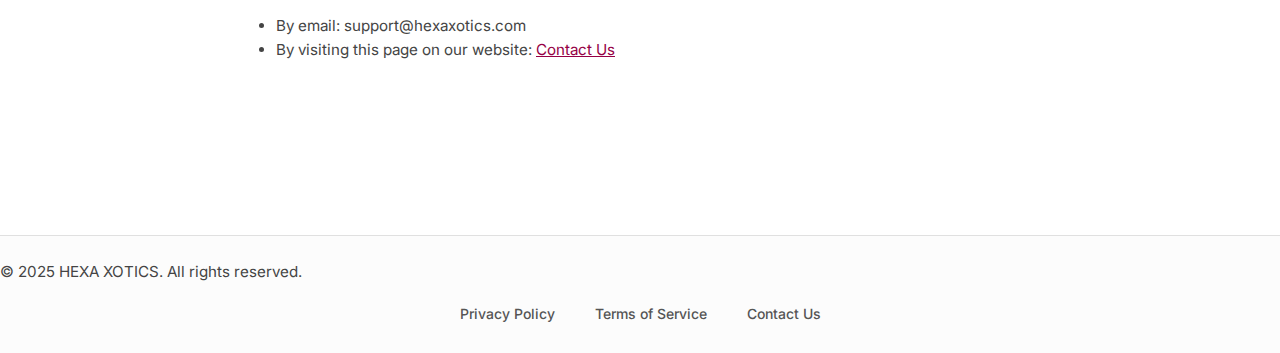
<file: terms.html>
<!DOCTYPE html>
<html lang="en">
<head>
    <meta charset="UTF-8">
    <meta name="viewport" content="width=device-width, initial-scale=1.0">
    <title>Terms of Service - Hexa Xotics</title>
    <link rel="stylesheet" href="https://cdnjs.cloudflare.com/ajax/libs/font-awesome/6.4.0/css/all.min.css">
    
    <style>
        /* --- FONTS --- */
        @import url('https://fonts.googleapis.com/css2?family=Inter:wght@300;400;500;600;700;800&display=swap');

        /* --- GLOBAL VARIABLES (Matching Home Page) --- */
        :root {
            --color-light-bg: #ffffff;
            --color-card-bg: #f8f8f8;
            --color-border: #e0e0e0;
            
            --color-accent-base: #950045; 
            --color-accent-hover: #7b003a; 
            
            --color-accent: var(--color-accent-base); 
            --color-text-dark: #1a1a1a; 
            --color-text-gray: #555555; 
            --color-text-light-gray: #777777;
            --max-width: 1280px;
        }

        /* --- RESET & BASE STYLES --- */
        * {
            margin: 0;
            padding: 0;
            box-sizing: border-box;
        }

        body {
            font-family: 'Inter', sans-serif;
            background-color: var(--color-light-bg);
            color: var(--color-text-dark);
            line-height: 1.6;
            min-height: 100vh;
            display: flex;
            flex-direction: column;
        }

        a {
            text-decoration: none;
            color: inherit;
            transition: color 0.3s ease;
        }

        ul {
            list-style: none;
        }

        .container {
            max-width: var(--max-width);
            margin: 0 auto;
            padding-left: 1rem;
            padding-right: 1rem;
        }

        /* --- HEADER & NAVIGATION (EXACT HOME PAGE COPY) --- */
        .header {
            background-color: rgba(220, 220, 220, 0.9);
            padding-top: 1rem;
            padding-bottom: 1rem;
            border-bottom: 1px solid #cccccc;
            position: sticky;
            top: 0;
            z-index: 50;
            backdrop-filter: blur(8px);
        }

        .header-content {
            display: flex;
            justify-content: space-between;
            align-items: center;
        }

        /* Logo Styling */
        .logo {
            height: 40px; 
            display: flex;
            align-items: center;
            gap: 10px;
        }

        .logo-image {
            height: 100%; 
            width: auto;
        }

        .logo-text {
            font-family: Arial, sans-serif; 
            font-weight: 900;
            font-size: 1.5rem;
            color: #444; 
            text-transform: uppercase;
            text-shadow: 
                0 1px 0 #fff, 
                0 2px 0 #bbb, 
                0 3px 0 #aaa, 
                0 4px 0 #999,
                0 5px 10px rgba(0, 0, 0, 0.5);
            letter-spacing: 0.1em;
            white-space: nowrap;
        }

        /* Header Right Group */
        .header-right-group {
            display: flex;
            align-items: center;
            gap: 1.5rem; 
        }

        /* Desktop Navigation */
        .header-nav-new {
            display: flex;
            align-items: center;
            gap: 1.5rem; 
            font-size: 0.875rem;
            font-weight: 500;
        }

        .header-nav-new .nav-item {
            color: var(--color-text-gray);
            text-decoration: none;
            transition: color 0.3s;
            display: flex;
            align-items: center;
            gap: 0.5rem;
            padding: 0.25rem 0; 
        }

        .header-nav-new .nav-item:hover,
        .header-nav-new .nav-item.active {
            color: var(--color-accent); 
        }

        /* Search Icon Styling */
        .search-icon-link {
            color: var(--color-text-dark);
            text-decoration: none;
            padding: 0.25rem;
            transition: color 0.3s;
            display: flex; 
        }
        .search-icon-link:hover {
            color: var(--color-accent);
        }

        /* Mobile Menu Button */
        .mobile-menu-btn {
            display: none; 
            background: none;
            border: none;
            cursor: pointer;
            color: var(--color-text-dark);
            padding: 0.25rem;
        }

        /* Mobile Menu Container */
        .mobile-menu-container {
            display: none; 
            position: absolute;
            top: 100%;
            left: 0;
            width: 100%;
            background-color: rgba(245, 245, 245, 0.98);
            backdrop-filter: blur(10px);
            border-bottom: 1px solid #ccc;
            padding: 1rem 0;
            box-shadow: 0 4px 6px -1px rgba(0, 0, 0, 0.1);
        }

        .mobile-menu-container.open {
            display: block;
        }

        /* Mobile Nav Links */
        .mobile-nav-item {
            display: flex;
            align-items: center;
            gap: 1rem;
            padding: 0.75rem 1.5rem;
            color: var(--color-text-dark);
            text-decoration: none;
            font-weight: 500;
            border-left: 3px solid transparent;
        }

        .mobile-nav-item:hover {
            background-color: rgba(0,0,0,0.05);
            color: var(--color-accent);
            border-left-color: var(--color-accent);
        }

        /* --- PAGE CONTENT STYLES --- */
        main.container {
            max-width: 800px;
            padding-top: 60px;
            padding-bottom: 60px;
            flex-grow: 1;
        }

        .hero-section {
            display: flex;
            justify-content: space-between;
            align-items: flex-start;
            margin-bottom: 60px;
            gap: 30px;
        }

        .hero-text {
            flex: 1;
        }

        h1 {
            font-size: 2.5rem;
            font-weight: 800;
            margin-bottom: 20px;
            color: #111;
        }

        .hero-text p {
            font-size: 1rem;
            color: #666;
            line-height: 1.7;
        }

        .hero-image i {
            color: #e0e0e0;
            font-size: 6rem !important;
        }

        .term-section {
            margin-bottom: 40px;
            padding-bottom: 40px;
            border-bottom: 1px solid #eee;
        }

        .term-section:last-child {
            border-bottom: none;
        }

        h2 {
            font-size: 1.4rem;
            font-weight: 700;
            margin-bottom: 15px;
            color: #222;
        }

        p {
            font-size: 0.95rem;
            color: #444;
            margin-bottom: 15px;
            text-align: justify;
        }

        /* --- FOOTER STYLES --- */
        .footer {
            text-align: center;
            padding: 1.5rem 0;
            color: var(--color-text-light-gray);
            border-top: 1px solid var(--color-border);
            font-size: 0.875rem;
            margin-top: 2rem;
            background-color: #fcfcfc;
        }

        .footer-links {
            display: flex;
            justify-content: center;
            flex-wrap: wrap; 
            gap: 1.5rem; 
            margin-top: 0.75rem;
            font-weight: 500;
        }

        .footer-links a {
            color: var(--color-text-gray);
            text-decoration: none;
            transition: color 0.3s;
            padding: 0.25rem 0.5rem; 
        }

        .footer-links a:hover {
            color: var(--color-accent);
        }

        /* --- RESPONSIVE MEDIA QUERIES --- */
        @media (max-width: 768px) {
            .header-nav-new {
                display: none; 
            }
            .mobile-menu-btn {
                display: block; 
            }
            .header-right-group {
                gap: 1rem;
            }
            
            /* Hero adjustments */
            .hero-section {
                flex-direction: column-reverse;
                align-items: center;
                text-align: center;
            }
            .hero-image {
                margin-bottom: 20px;
            }
            h1 {
                font-size: 2rem;
            }
        }

        @media (max-width: 480px) {
            .logo-text { font-size: 1.2rem; }
            .footer-links {
                flex-direction: column;
                gap: 0.5rem;
            }
        }
    </style>
</head>
<body>

   <header class="header">
        <div class="container header-content">

            <div class="logo">
                <a href="home.html" class="logo">
                    <img src="./assets/logo.png" alt="home.html" class="logo-image">
                </a>
                <div class="logo-text">HEXA XOTICS</div>
            </div>

            <div class="header-right-group">
                <nav class="header-nav-new">
                    <a href="home.html" class="nav-item">
                        <svg xmlns="http://www.w3.org/2000/svg" width="16" height="16" viewBox="0 0 24 24" fill="none"
                            stroke="currentColor" stroke-width="2" stroke-linecap="round" stroke-linejoin="round">
                            <path d="M6 2L3 6v14a2 2 0 0 0 2 2h14a2 2 0 0 0 2-2V6l-3-4z"></path>
                            <line x1="3" y1="6" x2="21" y2="6"></line>
                            <path d="M16 10a4 4 0 0 1-8 0"></path>
                        </svg>
                        Shop
                    </a>
                    <a href="payment.html" class="nav-item">
                        <svg xmlns="http://www.w3.org/2000/svg" width="16" height="16" viewBox="0 0 24 24" fill="none"
                            stroke="currentColor" stroke-width="2" stroke-linecap="round" stroke-linejoin="round">
                            <circle cx="9" cy="21" r="1"></circle>
                            <circle cx="20" cy="21" r="1"></circle>
                            <path d="M1 1h4l2.68 13.39a2 2 0 0 0 2 1.61h9.72a2 2 0 0 0 2-1.61L23 6H6"></path>
                        </svg>
                        Buy
                    </a>
                    <a href="acountmangment.html" class="nav-item">
                        <svg xmlns="http://www.w3.org/2000/svg" width="16" height="16" viewBox="0 0 24 24" fill="none"
                            stroke="currentColor" stroke-width="2" stroke-linecap="round" stroke-linejoin="round">
                            <path d="M19 21v-2a4 4 0 0 0-4-4H9a4 4 0 0 0-4 4v2"></path>
                            <circle cx="12" cy="7" r="4"></circle>
                        </svg>
                        Account
                    </a>
                    <a href="aboutus.html" class="nav-item">
                        <svg xmlns="http://www.w3.org/2000/svg" width="16" height="16" viewBox="0 0 24 24" fill="none"
                            stroke="currentColor" stroke-width="2" stroke-linecap="round" stroke-linejoin="round">
                            <circle cx="12" cy="12" r="10"></circle>
                            <line x1="12" y1="16" x2="12" y2="12"></line>
                            <line x1="12" y1="8" x2="12.01" y2="8"></line>
                        </svg>
                        About us
                    </a>
                </nav>

                <a href="#" class="search-icon-link">
                    <svg xmlns="http://www.w3.org/2000/svg" width="20" height="20" viewBox="0 0 24 24" fill="none"
                        stroke="currentColor" stroke-width="2" stroke-linecap="round" stroke-linejoin="round">
                        <circle cx="11" cy="11" r="8"></circle>
                        <line x1="21" y1="21" x2="16.65" y2="16.65"></line>
                    </svg>
                </a>

                <button class="mobile-menu-btn" id="mobile-menu-toggle">
                    <svg xmlns="http://www.w3.org/2000/svg" width="24" height="24" viewBox="0 0 24 24" fill="none"
                        stroke="currentColor" stroke-width="2" stroke-linecap="round" stroke-linejoin="round">
                        <line x1="3" y1="12" x2="21" y2="12"></line>
                        <line x1="3" y1="6" x2="21" y2="6"></line>
                        <line x1="3" y1="18" x2="21" y2="18"></line>
                    </svg>
                </button>
            </div>
        </div>

        <div class="mobile-menu-container" id="mobile-menu">
            <a href="home.html" class="mobile-nav-item">
                <svg xmlns="http://www.w3.org/2000/svg" width="18" height="18" viewBox="0 0 24 24" fill="none"
                    stroke="currentColor" stroke-width="2" stroke-linecap="round" stroke-linejoin="round">
                    <path d="M6 2L3 6v14a2 2 0 0 0 2 2h14a2 2 0 0 0 2-2V6l-3-4z"></path>
                    <line x1="3" y1="6" x2="21" y2="6"></line>
                    <path d="M16 10a4 4 0 0 1-8 0"></path>
                </svg>
                Shop
            </a>
            <a href="payment.html" class="mobile-nav-item">
                <svg xmlns="http://www.w3.org/2000/svg" width="18" height="18" viewBox="0 0 24 24" fill="none"
                    stroke="currentColor" stroke-width="2" stroke-linecap="round" stroke-linejoin="round">
                    <circle cx="9" cy="21" r="1"></circle>
                    <circle cx="20" cy="21" r="1"></circle>
                    <path d="M1 1h4l2.68 13.39a2 2 0 0 0 2 1.61h9.72a2 2 0 0 0 2-1.61L23 6H6"></path>
                </svg>
                Buy
            </a>
            <a href="acountmangment.html" class="mobile-nav-item">
                <svg xmlns="http://www.w3.org/2000/svg" width="18" height="18" viewBox="0 0 24 24" fill="none"
                    stroke="currentColor" stroke-width="2" stroke-linecap="round" stroke-linejoin="round">
                    <path d="M19 21v-2a4 4 0 0 0-4-4H9a4 4 0 0 0-4 4v2"></path>
                    <circle cx="12" cy="7" r="4"></circle>
                </svg>
                Account
            </a>
            <a href="aboutus.html" class="mobile-nav-item">
                <svg xmlns="http://www.w3.org/2000/svg" width="18" height="18" viewBox="0 0 24 24" fill="none"
                    stroke="currentColor" stroke-width="2" stroke-linecap="round" stroke-linejoin="round">
                    <circle cx="12" cy="12" r="10"></circle>
                    <line x1="12" y1="16" x2="12" y2="12"></line>
                    <line x1="12" y1="8" x2="12.01" y2="8"></line>
                </svg>
                About us
            </a>
        </div>
    </header>

    <main class="container">
        
        <section class="hero-section">
            <div class="hero-text">
                <h1>Terms of Service</h1>
                <p>Please read these Terms of Service carefully before using our services. This document outlines the legal agreement between you and <strong>HEXA XOTICS</strong>, governing your use of our website and services. By accessing or using the Service, you agree to be bound by these Terms.</p>
            </div>
            <div class="hero-image">
                <i class="fa-regular fa-file-lines"></i>
            </div>
        </section>

        <section class="term-section">
            <h2>1. Acceptance of Terms</h2>
            <p>By accessing or using our services, you agree to be bound by these Terms of Service. If you disagree with any part of the terms, then you may not access the service. These terms apply to all visitors, users, and others who access or use the service.</p>
        </section>

        <section class="term-section">
            <h2>2. User Obligations</h2>
            <p>You agree to use our services only for lawful purposes and in a way that does not infringe the rights of, restrict, or inhibit anyone else's use and enjoyment of the service. Prohibited behavior includes harassing or causing distress or inconvenience to any other user, transmitting obscene or offensive content, or disrupting the normal flow of dialogue within our service.</p>
        </section>

        <section class="term-section">
            <h2>3. Account Rules</h2>
            <p>To create an account, you must be at least 18 years old. You must provide accurate and complete information and keep your account information updated. You may not use as a username a name of another person or entity or that is not lawfully available for use.</p>
        </section>

        <section class="term-section">
            <h2>4. Acceptable Use</h2>
            <p>You agree not to use the service for any illegal or unauthorized purpose. You must not, in the use of the Service, violate any laws in your jurisdiction (including but not limited to copyright laws). This includes, but is not limited to, transmitting any worms or viruses or any code of a destructive nature.</p>
        </section>

        <section class="term-section">
            <h2>5. Limitation of Liability</h2>
            <p>In no event shall <strong>HEXA XOTICS</strong>, nor its directors, employees, partners, agents, suppliers, or affiliates, be liable for any indirect, incidental, special, consequential or punitive damages, including without limitation, loss of profits, data, use, goodwill, or other intangible losses.</p>
        </section>

        <section class="term-section">
            <h2>6. Contact Information</h2>
            <p>If you have any questions about these Terms, please contact us:</p>
            <ul style="list-style: disc; margin-left: 20px; color: #444; font-size: 0.95rem;">
                <li>By email: support@hexaxotics.com</li>
                <li>By visiting this page on our website: <a href="contactUS.html" style="color:var(--color-accent); text-decoration:underline;">Contact Us</a></li>
            </ul>
        </section>

    </main>

    <footer class="footer">
        <p>&copy; 2025 HEXA XOTICS. All rights reserved.</p>
        <div class="footer-links">
            <a href="privacyandpolicy.html">Privacy Policy</a>
            <a href="terms.html">Terms of Service</a>
            <a href="contactUS.html">Contact Us</a>
        </div>
    </footer>

    <script>
        const menuBtn = document.getElementById('mobile-menu-toggle');
        const mobileMenu = document.getElementById('mobile-menu');

        menuBtn.addEventListener('click', () => {
            mobileMenu.classList.toggle('open');
        });
    </script>

</body>
</html>
</file>
<file: signup.css>
.footer {
    text-align: center;
    padding: 1.5rem 0;
    color: var(--color-text-light-gray);
    border-top: 1px solid var(--color-border);
    font-size: 0.875rem;
}

/* Container to make links horizontal and spaced */
.footer-links {
    display: flex;
    justify-content: center; /* Center the links group */
    gap: 1.5rem; /* Space between links, matching .header-nav-new */
    margin-top: 0.5rem; /* Space below the copyright text */
    font-size: 0.875rem; /* Keep font size consistent with nav */
    font-weight: 500; /* Keep font weight consistent with nav */
}

/* Style for the actual link <a> tag */
.footer-links a {
    /* ADOPTING STYLES FROM .header-nav-new .nav-item */
    color: var(--color-text-gray); /* Default text color */
    text-decoration: none;
    transition: color 0.3s;
    /* Optional: Added padding for a larger click area */
    padding: 0.25rem 0; 
}

.footer-links a:hover,
.footer-links a.active {
    /* ADOPTING STYLES FROM .header-nav-new .nav-item:hover */
    color: var(--color-accent); /* ACCENT on hover/active */
    background-color: transparent;
}




/* --- CSS Reset & Global Variables (LIGHT THEME) --- */
:root {
    --color-light-bg: #ffffff;
    --color-card-bg: #f8f8f8;
    --color-border: #e0e0e0;
    
    /* UPDATED: New Accent Color */
    --color-accent-base: #950045; /* New purple-red color */
    --color-accent-hover: #7b003a; /* Darker version for hover states */
    
    --color-accent: var(--color-accent-base); /* Using new color for the main accent */
    --color-text-dark: #1a1a1a; /* Main text color: Dark */
    --color-text-gray: #555555; /* General text color */
    --color-text-light-gray: #777777;
    --max-width: 1280px;
}

* {
    box-sizing: border-box;
    margin: 0;
    padding: 0;
}

body {
    font-family: 'Inter', sans-serif;
    /* Only keeping colors that reference variables defined above */
    background-color: var(--color-light-bg);
    color: var(--color-text-dark);
    line-height: 1.5;
}

.container {
    max-width: var(--max-width);
    margin: 0 auto;
    padding-left: 1rem;
    padding-right: 1rem;
}

/* --- Header & Navigation (TRANSPARENT GREY) --- */
.header {
    /* Transparent grey background with opacity */
    background-color: rgba(220, 220, 220, 0.7); 
    padding-top: 1rem;
    padding-bottom: 1rem;
    border-bottom: 1px solid #cccccc;
    position: sticky;
    top: 0;
    z-index: 10;
    backdrop-filter: blur(5px);
}

.header-content {
    display: flex;
    justify-content: space-between;
    align-items: center;
}

/* New Logo Styling */
.logo {
    /* Container for the logo image */
    height: 30px; /* Adjusted height to match common header size */
    display: flex;
    align-items: center;
}

.logo-image {
    height: 100%; /* Make image fill the logo container height */
    width: auto;
}

/* Special Text Logo Styling */
.logo-text {
    /* Using a bold, capitalized font to mimic the image structure */
    font-family: Arial, sans-serif; 
    font-weight: 900;
    font-size: 1.5rem;
    color: #444; /* Base dark color */
    text-transform: uppercase;
    
    /* Text Shadow to simulate 3D/Metallic Effect */
    text-shadow: 
        0 1px 0 #fff, 
        0 2px 0 #bbb, 
        0 3px 0 #aaa, 
        0 4px 0 #999,
        0 5px 10px rgba(0, 0, 0, 0.5);
    letter-spacing: 0.1em;
}

/* Grouping Navigation and Search for layout */
.header-right-group {
    display: flex;
    align-items: center;
    gap: 2rem; /* Space between navigation group and search icon */
}

/* New Compact Navigation Styling */
.header-nav-new {
    display: flex;
    align-items: center;
    gap: 1.5rem; /* space between links */
    font-size: 0.875rem;
    font-weight: 500;
}

.header-nav-new .nav-item {
    color: var(--color-text-gray);
    text-decoration: none;
    transition: color 0.3s;
    /* Style to make text look like small icons/buttons */
    display: flex;
    align-items: center;
    gap: 0.25rem;
    padding: 0.25rem 0; /* Padding for hover effect */
}

.header-nav-new .nav-item:hover,
.header-nav-new .nav-item.active {
    color: var(--color-accent); /* ACCENT on hover/active */
    background-color: transparent; /* Ensure no background glow */
}

/* Search Icon Styling */
.search-icon-link {
    color: var(--color-text-dark);
    text-decoration: none;
    padding: 0.25rem;
    transition: color 0.3s;
}

.search-icon-link:hover {
    color: var(--color-accent); /* ACCENT on hover */
}

/* --- Removed old .header-nav styles --- */
.logo-red,
.header-nav,
.header-nav a,
.header-nav a::after,
.header-nav a:hover,
.header-nav a.active { display: none; }


/* --- Responsive Adjustments (Desktop/Tablet) --- */
/* The block below was not inside a media query but is critical for desktop display */
.header-nav-new {
    /* Ensure navigation is displayed */
    display: flex;
}


/* General Reset */
* {
    box-sizing: border-box;
    margin: 0;
    padding: 0;
    font-family: 'Segoe UI', Tahoma, Geneva, Verdana, sans-serif;
}

:root {
    --primary-color: #900048; /* The Maroon/Pink color from the image */
    --text-color: #333;
    --input-bg: #f4f6f8;
    --dark-btn: #2b2b2b;
}

/* Wrapper to center the form on the page */
.signup-wrapper {
    display: flex;
    justify-content: center;
    align-items: center;
    min-height: 100vh;
    background-color: #f9f9f9; /* Light grey background */
    padding: 40px 20px;
}

.signup-container {
    width: 100%;
    max-width: 450px; /* Limits width like the image */
    background: transparent; /* Or white if you want a card look */
}

/* Logo Styling */
.form-logo {
    text-align: center;
    margin-bottom: 20px;
}

.form-logo img {
    max-width: 200px; /* Adjust based on your actual logo size */
    height: auto;
}

/* Title Styling */
.form-title {
    text-align: center;
    color: var(--primary-color);
    font-size: 24px;
    font-weight: 700;
    margin-bottom: 30px;
}

/* Input Fields Styling */
.input-group {
    margin-bottom: 15px;
}

.input-group label {
    display: block;
    font-size: 14px;
    color: var(--text-color);
    margin-bottom: 8px;
    font-weight: 500;
}

.input-group input {
    width: 100%;
    padding: 12px 15px;
    background-color: var(--input-bg);
    border: 1px solid transparent;
    border-radius: 6px;
    font-size: 14px;
    outline: none;
    transition: 0.3s;
}

.input-group input:focus {
    border-color: #ddd;
    background-color: #fff;
}

.input-group input::placeholder {
    color: #aaa;
}

/* Primary Button */
.btn-primary {
    width: 100%;
    padding: 12px;
    background-color: var(--primary-color);
    color: white;
    border: none;
    border-radius: 6px;
    font-size: 16px;
    font-weight: 600;
    cursor: pointer;
    margin-top: 10px;
    transition: background 0.3s;
}

.btn-primary:hover {
    opacity: 0.9;
}

/* Divider (OR) */
.divider {
    text-align: center;
    margin: 25px 0;
    position: relative;
}

.divider span {
    font-size: 14px;
    color: #666;
    border-bottom: 1px solid #999;
    padding-bottom: 2px;
}

/* Social Buttons */
.social-buttons {
    display: flex;
    flex-direction: column;
    gap: 10px;
}

.btn-social {
    display: flex;
    align-items: center;
    justify-content: center;
    width: 100%;
    padding: 12px;
    background-color: var(--dark-btn);
    color: white;
    border: none;
    border-radius: 6px;
    font-size: 14px;
    font-weight: 500;
    cursor: pointer;
    transition: opacity 0.3s;
}

.btn-social i {
    margin-right: 10px;
    font-size: 18px;
}

.btn-social:hover {
    opacity: 0.9;
}

/* Sign In Link */
.signin-link {
    text-align: center;
    margin-top: 30px;
    font-size: 14px;
    color: var(--text-color);
}

.signin-link a {
    color: var(--primary-color);
    text-decoration: none;
    font-weight: 600;
}

.signin-link a:hover {
    text-decoration: underline;
}



/* Update this existing class */
.form-logo {
    display: flex;              /* Check this: Align items side-by-side */
    align-items: center;        /* Vertically center the text with the logo */
    justify-content: center;    /* Center the whole group in the container */
    gap: 15px;                  /* Space between the logo image and the text */
    margin-bottom: 30px;
}

/* Make sure the logo isn't too big */
.form-logo img {
    max-width: 60px;            /* Adjust this width to match your specific logo file */
    height: auto;
    
}

.brand-text {
    /* 1. Use the same font as the header */
    font-family: 'Inter', sans-serif;
    
    /* 2. Style adjustments to match the logo look */
    font-size: 24px;
    font-weight: 700; /* Bold */
    text-transform: uppercase;
    letter-spacing: 1px;
    
    /* Optional: Keep the silver/metallic look from the image */
    color: #b0b0b0;             
    background: linear-gradient(to bottom, #888, #ccc, #888);

    -webkit-text-fill-color: transparent;
}

body {
    background: #f4f4f4;
    font-family: Arial, sans-serif;
}

.containerr {
    width: 380px;
    margin: 60px auto;
    background: white;
    padding: 40px 35px;
    border-radius: 15px;
    box-shadow: 0 0 20px #ddd;
    text-align: center;
}

.logoo {
    width: 180px;
    margin-bottom: 15px;
}

h2 {
    margin-bottom: 25px;
    font-size: 24px;
    font-weight: 700;
}

label {
    text-align: left;
    display: block;
    margin: 10px 0 5px;
    font-weight: bold;
}

.input-group input {
    width: 100%;
    padding: 12px;
    border: 1px solid #ddd;
    border-radius: 8px;
}

.options {
    display: flex;
    justify-content: space-between;
    margin: 10px 0 20px;
    font-size: 14px;
}

.forgot {
    color: #b3004b;
}

.btn {
    width: 100%;
    padding: 12px;
    border-radius: 8px;
    margin: 8px 0;
    border: none;
    font-size: 15px;
    cursor: pointer;
}

.primary {
    background: #b3004b;
    color: white;
}

.google, .apple {
    background: #111;
    color: white;
}

.divider {
    margin: 15px 0;
    font-weight: bold;
    color: #777;
}

.signup {
    margin-top: 15px;
}

.signup a {
    color: #b3004b;
    font-weight: bold;
}


    .mobile-menu-btn {
            display: none; 
            background: none;
            border: none;
            cursor: pointer;
            color: var(--color-text-dark);
            padding: 0.25rem;
        }

 
        .mobile-menu-container {
            display: none; 
            position: absolute;
            top: 100%;
            left: 0;
            width: 100%;
            background-color: rgba(245, 245, 245, 0.98);
            backdrop-filter: blur(10px);
            border-bottom: 1px solid #ccc;
            padding: 1rem 0;
            box-shadow: 0 4px 6px -1px rgba(0, 0, 0, 0.1);
        }

        .mobile-menu-container.open {
            display: block;
        }

        .mobile-nav-item {
            display: flex;
            align-items: center;
            gap: 1rem;
            padding: 0.75rem 1.5rem;
            color: var(--color-text-dark);
            text-decoration: none;
            font-weight: 500;
            border-left: 3px solid transparent;
        }

        .mobile-nav-item:hover {
            background-color: rgba(0,0,0,0.05);
            color: var(--color-accent);
            border-left-color: var(--color-accent);
        }

      
        @media (max-width: 768px) {
            .header-nav-new {
                display: none; 
            }
            .mobile-menu-btn {
                display: block; 
            }
            .header-right-group {
                gap: 1rem;
            }
        }
        /* Mobile Menu Button (Hamburger) */
.mobile-menu-btn {
    display: none; /* Hidden by default on desktop */
    background: none;
    border: none;
    cursor: pointer;
    color: var(--color-text-dark);
    padding: 0.25rem;
}

/* Mobile Menu Container (The Dropdown) */
.mobile-menu-container {
    display: none; /* Hidden by default */
    position: absolute;
    top: 100%;
    left: 0;
    width: 100%;
    background-color: rgba(245, 245, 245, 0.98);
    backdrop-filter: blur(10px);
    border-bottom: 1px solid #ccc;
    padding: 1rem 0;
    box-shadow: 0 4px 6px -1px rgba(0, 0, 0, 0.1);
}

/* This class is added by JavaScript to show the menu */
.mobile-menu-container.open {
    display: block;
}

/* Mobile Nav Links Styling */
.mobile-nav-item {
    display: flex;
    align-items: center;
    gap: 1rem;
    padding: 0.75rem 1.5rem;
    color: var(--color-text-dark);
    text-decoration: none;
    font-weight: 500;
    border-left: 3px solid transparent;
}

.mobile-nav-item:hover {
    background-color: rgba(0,0,0,0.05);
    color: var(--color-accent);
    border-left-color: var(--color-accent);
}

/* --- RESPONSIVE MEDIA QUERY --- */
/* This is crucial: It switches from Desktop to Mobile view */
@media (max-width: 768px) {
    .header-nav-new {
        display: none; /* Hide Desktop Menu */
    }
    .mobile-menu-btn {
        display: block; /* Show Hamburger Button */
    }
    .header-right-group {
        gap: 1rem;
    }
}
</file>
<file: aboutus.css>
/* --- CSS Reset & Global Variables (LIGHT THEME) --- */
:root {
    --color-light-bg: #ffffff; /* Page background: White */
    --color-card-bg: #f8f8f8; /* Card background: Off-white */
    --color-border: #e0e0e0; /* Light border */
    
    /* UPDATED: New Accent Color */
    --color-accent-base: #950045; /* New purple-red color */
    --color-accent-hover: #7b003a; /* Darker version for hover states */
    
    --color-accent: var(--color-accent-base); /* Using new color for the main accent */
    --color-text-dark: #1a1a1a; /* Main text color: Dark */
    --color-text-gray: #555555; /* General text color */
    --color-text-light-gray: #777777; /* For roles and light descriptions */
    --max-width: 1280px;
}

* {
    box-sizing: border-box;
    margin: 0;
    padding: 0;
}

body {
    font-family: 'Inter', sans-serif;
    background-color: var(--color-light-bg);
    color: var(--color-text-dark);
    line-height: 1.5;
}

.container {
    max-width: var(--max-width);
    margin: 0 auto;
    padding-left: 1rem;
    padding-right: 1rem;
}

/* --- Header & Navigation (TRANSPARENT GREY) --- */
.header {
    /* Transparent grey background with opacity */
    background-color: rgba(220, 220, 220, 0.7); 
    padding-top: 1rem;
    padding-bottom: 1rem;
    border-bottom: 1px solid #cccccc;
    position: sticky;
    top: 0;
    z-index: 10;
    backdrop-filter: blur(5px);
}

.header-content {
    display: flex;
    justify-content: space-between;
    align-items: center;
}

/* New Logo Styling */
.logo {
    /* Container for the logo image */
    height: 30px; /* Adjusted height to match common header size */
    display: flex;
    align-items: center;
    
}

.logo-image {
    height: 100%; /* Make image fill the logo container height */
    width: auto;
}

/* Grouping Navigation and Search for layout */
.header-right-group {
    display: flex;
    align-items: center;
    gap: 2rem; /* Space between navigation group and search icon */
}

/* New Compact Navigation Styling */
.header-nav-new {
    display: flex;
    align-items: center;
    gap: 1.5rem; /* space between links */
    font-size: 0.875rem;
    font-weight: 500;
}

.header-nav-new .nav-item {
    color: var(--color-text-gray);
    text-decoration: none;
    transition: color 0.3s;
    /* Style to make text look like small icons/buttons */
    display: flex;
    align-items: center;
    gap: 0.25rem;
    padding: 0.25rem 0; /* Padding for hover effect */
}

.header-nav-new .nav-item:hover,
.header-nav-new .nav-item.active {
    color: var(--color-accent); /* ACCENT on hover/active */
    background-color: transparent; /* Ensure no background glow */
}

/* Search Icon Styling */
.search-icon-link {
    color: var(--color-text-dark);
    text-decoration: none;
    padding: 0.25rem;
    transition: color 0.3s;
}

.search-icon-link:hover {
    color: var(--color-accent); /* ACCENT on hover */
}


/* --- Removed old .header-nav styles --- */
.logo-red,
.header-nav,
.header-nav a,
.header-nav a::after,
.header-nav a:hover,
.header-nav a.active { display: none; }


/* --- Main Content Layout --- */
.main-content {
    padding-top: 4rem;
    padding-bottom: 4rem;
}

.section {
    text-align: center;
    margin-bottom: 6rem;
}

.section-title {
    font-size: 1.875rem;
    font-weight: 700;
    margin-bottom: 3rem;
}

/* --- Story Section --- */
.story-title {
    font-size: 3rem;
    font-weight: 800;
    margin-bottom: 1.5rem;
    letter-spacing: -0.025em;
    line-height: 1.1;
    color: var(--color-text-dark);
}

.story-text {
    max-width: 48rem;
    margin: 0 auto;
    color: var(--color-text-gray);
    line-height: 1.6;
    font-size: 1.125rem;
}

/* --- Values Section --- */
.values-grid {
    display: grid;
    gap: 2rem;
    grid-template-columns: 1fr;
}

.card {
    background-color: var(--color-card-bg);
    padding: 1.5rem;
    border-radius: 0.5rem;
    border: 1px solid var(--color-border);
    box-shadow: 0 4px 10px rgba(0, 0, 0, 0.08); 
}

.value-icon {
    color: var(--color-accent); /* ACCENT */
    font-size: 1.875rem;
    margin-bottom: 1rem;
    display: inline-block;
}

.value-icon svg {
    width: 2rem;
    height: 2rem;
    margin: 0 auto;
}

.card-title {
    font-size: 1.25rem;
    font-weight: 600;
    margin-bottom: 0.5rem;
}

.card-text {
    color: var(--color-text-light-gray);
    font-size: 0.875rem;
}

/* --- Team Section --- */
.team-grid {
    display: grid;
    gap: 2rem;
    grid-template-columns: 1fr;
}

.member-card {
    background-color: var(--color-card-bg);
    padding: 1.5rem;
    border-radius: 0.5rem;
    border: 1px solid var(--color-border);
    box-shadow: 0 4px 10px rgba(0, 0, 0, 0.08);
    text-align: left;
    transition: transform 0.3s, box-shadow 0.3s;
}

.member-card:hover {
    transform: translateY(-5px);
    scale: calc(1.02);
    /* Updated GLOW EFFECT to use the new color */
    box-shadow: 0 10px 20px rgba(126, 1, 59, 0.859); 
}

.member-details {
    display: flex;
    align-items: center;
    gap: 1rem;
    margin-bottom: 1rem;
}

.member-photo {
    width: 5rem;
    height: 5rem;
    border-radius: 50%;
    object-fit: cover;
    border: 2px solid var(--color-text-light-gray);
}

.member-photo.border-red {
    border-color: var(--color-accent); /* ACCENT */
}

.member-name {
    font-size: 1.125rem;
    font-weight: 700;
}

.member-role {
    font-size: 0.875rem;
    color: var(--color-text-light-gray);
}

.member-role.text-red {
    color: var(--color-accent); /* ACCENT */
}

.member-description {
    font-size: 0.75rem;
    color: var(--color-text-gray);
}


/* --- Call to Action (CTA) --- */
.cta-section {
    padding: 4rem 1.5rem;
    background-color: var(--color-card-bg);
    border-radius: 0.75rem;
    border: 1px solid var(--color-border);
    box-shadow: 0 4px 10px rgba(0, 0, 0, 0.08);
}

.cta-title {
    margin-bottom: 1rem;
}

.cta-text {
    color: var(--color-text-light-gray);
    margin-bottom: 2rem;
    max-width: 42rem;
    margin-left: auto;
    margin-right: auto;
}

.cta-button {
    display: inline-block;
    background-color: var(--color-accent); /* ACCENT */
    color: var(--color-text-light);
    font-weight: 600;
    padding: 0.75rem 2rem;
    border-radius: 0.5rem;
    text-decoration: none;
    transition: background-color 0.3s, transform 0.3s;
    /* Updated GLOW for CTA button */
    box-shadow: 0 4px 10px rgba(149, 0, 69, 0.3); 
}

.cta-button:hover {
    background-color: var(--color-accent-hover); /* Darker ACCENT */
    transform: scale(1.05);
}

/* --- Footer --- */
.footer {
    text-align: center;
    padding: 1.5rem 0;
    color: var(--color-text-light-gray);
    border-top: 1px solid var(--color-border);
    font-size: 0.875rem;
}

/* --- Responsive Adjustments (Desktop/Tablet) --- */

    .header-nav-new {
        /* Ensure navigation is displayed */
        display: flex;
    }
    
    .story-title {
        font-size: 3.75rem;
    }

    .values-grid {
        grid-template-columns: repeat(3, 1fr);
    }
    
    .team-grid {
        grid-template-columns: repeat(3, 1fr);
    }
 .logo-text {
            /* Using a bold, capitalized font to mimic the image structure */
            font-family: Arial, sans-serif; 
            font-weight: 900;
            font-size: 1.5rem;
            color: #444; /* Base dark color */
            text-transform: uppercase;
            
            /* Text Shadow to simulate 3D/Metallic Effect */
            text-shadow: 
                0 1px 0 #fff, 
                0 2px 0 #bbb, 
                0 3px 0 #aaa, 
                0 4px 0 #999,
                0 5px 10px rgba(0, 0, 0, 0.5);
            letter-spacing: 0.1em;
        }
    .footer {
    text-align: center;
    padding: 1.5rem 0;
    color: var(--color-text-light-gray);
    border-top: 1px solid var(--color-border);
    font-size: 0.875rem;
}

/* Container to make links horizontal and spaced */
.footer-links {
    display: flex;
    justify-content: center; /* Center the links group */
    gap: 1.5rem; /* Space between links, matching .header-nav-new */
    margin-top: 0.5rem; /* Space below the copyright text */
    font-size: 0.875rem; /* Keep font size consistent with nav */
    font-weight: 500; /* Keep font weight consistent with nav */
}

/* Style for the actual link <a> tag */
.footer-links a {
    /* ADOPTING STYLES FROM .header-nav-new .nav-item */
    color: var(--color-text-gray); /* Default text color */
    text-decoration: none;
    transition: color 0.3s;
    /* Optional: Added padding for a larger click area */
    padding: 0.25rem 0; 
}

.footer-links a:hover,
.footer-links a.active {
    /* ADOPTING STYLES FROM .header-nav-new .nav-item:hover */
    color: var(--color-accent); /* ACCENT on hover/active */
    background-color: transparent;
}
  .chat-icon-container {
            width: 100%;
            height: 100%;
            display: flex;
            align-items: center;
            justify-content: center;
        }
        .chat-icon {
            color: var(--color-accent);
            width: 70px;
            height: 70px;
        }

        /* Custom focus and accent styles for the form */
        .input-style:focus {
            border-color: var(--color-accent) !important;
            box-shadow: 0 0 0 1px var(--color-accent) !important;
        }

        .accent-color {
            color: var(--color-accent);
        }
        
        .accent-bg {
            background-color: var(--color-accent);
        }
        .accent-bg:hover {
            background-color: var(--color-accent-hover, #7b003a);
        }




       .checkout-container {
            max-width: 1100px;
            margin: 40px auto;
            padding: 0 20px;
        }

        .main-title {
            font-size: 2rem;
            font-weight: 700;
            margin-bottom: 30px;
        }

        .checkout-grid {
            display: flex;
            gap: 30px;
        }

        /* CARD STYLES */
        .card {
            background-color: var(--card-bg);
            padding: 30px;
            border-radius: 8px;
        }

        .summary-card { flex: 1; }
        .payment-card { flex: 1.2; }

        .section-title {
            font-size: 1.2rem;
            margin-bottom: 10px;
            font-weight: 700;
        }

        .text-magenta { color: #a01b58; }

        .sub-text {
            font-size: 0.9rem;
            color: var(--text-gray);
            margin-bottom: 20px;
        }

        /* IMAGE */
        .product-image-container {
            width: 100%;
            height: 180px;
            background: #fff;
            display: flex;
            align-items: center;
            justify-content: center;
            border-radius: 8px;
            margin-bottom: 20px;
            overflow: hidden;
        }
        
        .product-img {
            max-width: 100%;
            height: auto;
            object-fit: cover;
        }

        /* MANUAL PRICE INPUT STYLE */
        .manual-price-group {
            margin-bottom: 20px;
        }
        
        .manual-price-label {
            display: block;
            font-size: 0.8rem;
            font-weight: bold;
            color: #555;
            margin-bottom: 5px;
        }

        .price-input-wrapper {
            position: relative;
            display: flex;
            align-items: center;
        }

        .currency-symbol {
            position: absolute;
            left: 10px;
            font-size: 1.1rem;
            color: #333;
        }

        #manual-base-price {
            width: 100%;
            padding: 10px 10px 10px 25px; /* Space for $ sign */
            font-size: 1.1rem;
            border: 1px solid #ccc;
            border-radius: 4px;
            font-weight: bold;
            color: #333;
        }

        .divider {
            border: 0;
            border-top: 1px solid #ddd;
            margin: 15px 0;
        }

        /* SUMMARY ROWS */
        .price-breakdown {
            display: flex;
            flex-direction: column;
            gap: 12px;
        }

        .price-row {
            display: flex;
            justify-content: space-between;
            font-size: 0.9rem;
        }

        .total-row {
            font-weight: 800;
            font-size: 1.4rem;
            margin-top: 10px;
            display: flex;
            justify-content: space-between;
            align-items: center;
        }

        .disclaimer {
            font-size: 0.75rem;
            color: #999;
            margin-top: 20px;
        }

        /* PAYMENT FORM STYLES */
        .payment-options-box {
            border: 1px solid #777;
            border-radius: 4px;
            padding: 20px;
            background: #fff;
            margin-bottom: 15px;
        }

        .paypal-box {
            border: 1px solid #777;
            border-radius: 4px;
            padding: 15px 20px;
            background: #fff;
            margin-bottom: 20px;
            display: flex;
            align-items: center;
        }

        /* Header inside the credit card box */
        .radio-header {
            display: flex;
            align-items: center;
            justify-content: space-between;
            margin-bottom: 20px;
        }

        .radio-left {
            display: flex;
            align-items: center;
            gap: 10px;
            font-size: 1.1rem;
            font-weight: 600;
        }
        
        .mc-logo {
            height: 24px; 
            vertical-align: middle;
        }

        .card-reader-img {
            height: 60px;
            border-radius: 4px;
        }

        /* Form Inputs */
        .cc-form label {
            display: block;
            font-size: 0.9rem;
            font-weight: 500;
            margin-bottom: 5px;
            color: #333;
        }

        .cc-form input[type="text"] {
            width: 100%;
            padding: 10px;
            margin-bottom: 15px;
            border: 1px solid #777;
            border-radius: 4px;
            box-sizing: border-box;
            background: #fdfdfd;
        }
        
        .row-inputs {
            display: flex;
            gap: 15px;
        }

        /* Checkboxes */
        .checkbox-group {
            display: flex;
            align-items: center;
            gap: 10px;
            font-size: 0.9rem;
            margin-top: 5px;
            color: #1a1a1a;
        }

        .checkbox-group input[type="checkbox"] {
            width: 16px;
            height: 16px;
            accent-color: #333;
        }

        /* Terms Checkbox specific */
        .terms-check {
            margin-top: 15px;
            font-size: 0.9rem;
        }

        .action-area {
            margin-top: 30px;
            text-align: center;
        }

        .btn-checkout {
            background-color: var(--accent-color);
            border: none;
            padding: 15px 40px;
            font-size: 1rem;
            font-weight: 600;
            color: #ffffff;
            border-radius: 4px;
            cursor: pointer;
            width: 60%;
            transition: background 0.3s;
                background-color: #a85d7b;
        }

        .btn-checkout:hover {
            background-color: #7b003a;
        }

        @media (max-width: 768px) {
            .checkout-grid { flex-direction: column; }
            .btn-checkout { width: 100%; }
        }
            .mobile-menu-btn {
            display: none; 
            background: none;
            border: none;
            cursor: pointer;
            color: var(--color-text-dark);
            padding: 0.25rem;
        }

        .mobile-menu-container {
            display: none; 
            position: absolute;
            top: 100%;
            left: 0;
            width: 100%;
            background-color: rgba(245, 245, 245, 0.98);
            backdrop-filter: blur(10px);
            border-bottom: 1px solid #ccc;
            padding: 1rem 0;
            box-shadow: 0 4px 6px -1px rgba(0, 0, 0, 0.1);
        }

        .mobile-menu-container.open {
            display: block;
        }

    
        .mobile-nav-item {
            display: flex;
            align-items: center;
            gap: 1rem;
            padding: 0.75rem 1.5rem;
            color: var(--color-text-dark);
            text-decoration: none;
            font-weight: 500;
            border-left: 3px solid transparent;
        }

        .mobile-nav-item:hover {
            background-color: rgba(0,0,0,0.05);
            color: var(--color-accent);
            border-left-color: var(--color-accent);
        }

    
        @media (max-width: 768px) {
            .header-nav-new {
                display: none; 
            }
            .mobile-menu-btn {
                display: block; 
            }
            .header-right-group {
                gap: 1rem;
            }
        }

        /* Mobile Menu Button (Hamburger) */
.mobile-menu-btn {
    display: none; /* Hidden by default on desktop */
    background: none;
    border: none;
    cursor: pointer;
    color: var(--color-text-dark);
    padding: 0.25rem;
}

/* Mobile Menu Container (The Dropdown) */
.mobile-menu-container {
    display: none; /* Hidden by default */
    position: absolute;
    top: 100%;
    left: 0;
    width: 100%;
    background-color: rgba(245, 245, 245, 0.98);
    backdrop-filter: blur(10px);
    border-bottom: 1px solid #ccc;
    padding: 1rem 0;
    box-shadow: 0 4px 6px -1px rgba(0, 0, 0, 0.1);
}

/* This class is added by JavaScript to show the menu */
.mobile-menu-container.open {
    display: block;
}

/* Mobile Nav Links Styling */
.mobile-nav-item {
    display: flex;
    align-items: center;
    gap: 1rem;
    padding: 0.75rem 1.5rem;
    color: var(--color-text-dark);
    text-decoration: none;
    font-weight: 500;
    border-left: 3px solid transparent;
}

.mobile-nav-item:hover {
    background-color: rgba(0,0,0,0.05);
    color: var(--color-accent);
    border-left-color: var(--color-accent);
}

/* --- RESPONSIVE MEDIA QUERY --- */
/* This is crucial: It switches from Desktop to Mobile view */
@media (max-width: 768px) {
    .header-nav-new {
        display: none; /* Hide Desktop Menu */
    }
    .mobile-menu-btn {
        display: block; /* Show Hamburger Button */
    }
    .header-right-group {
        gap: 1rem;
    }
}
</file>
